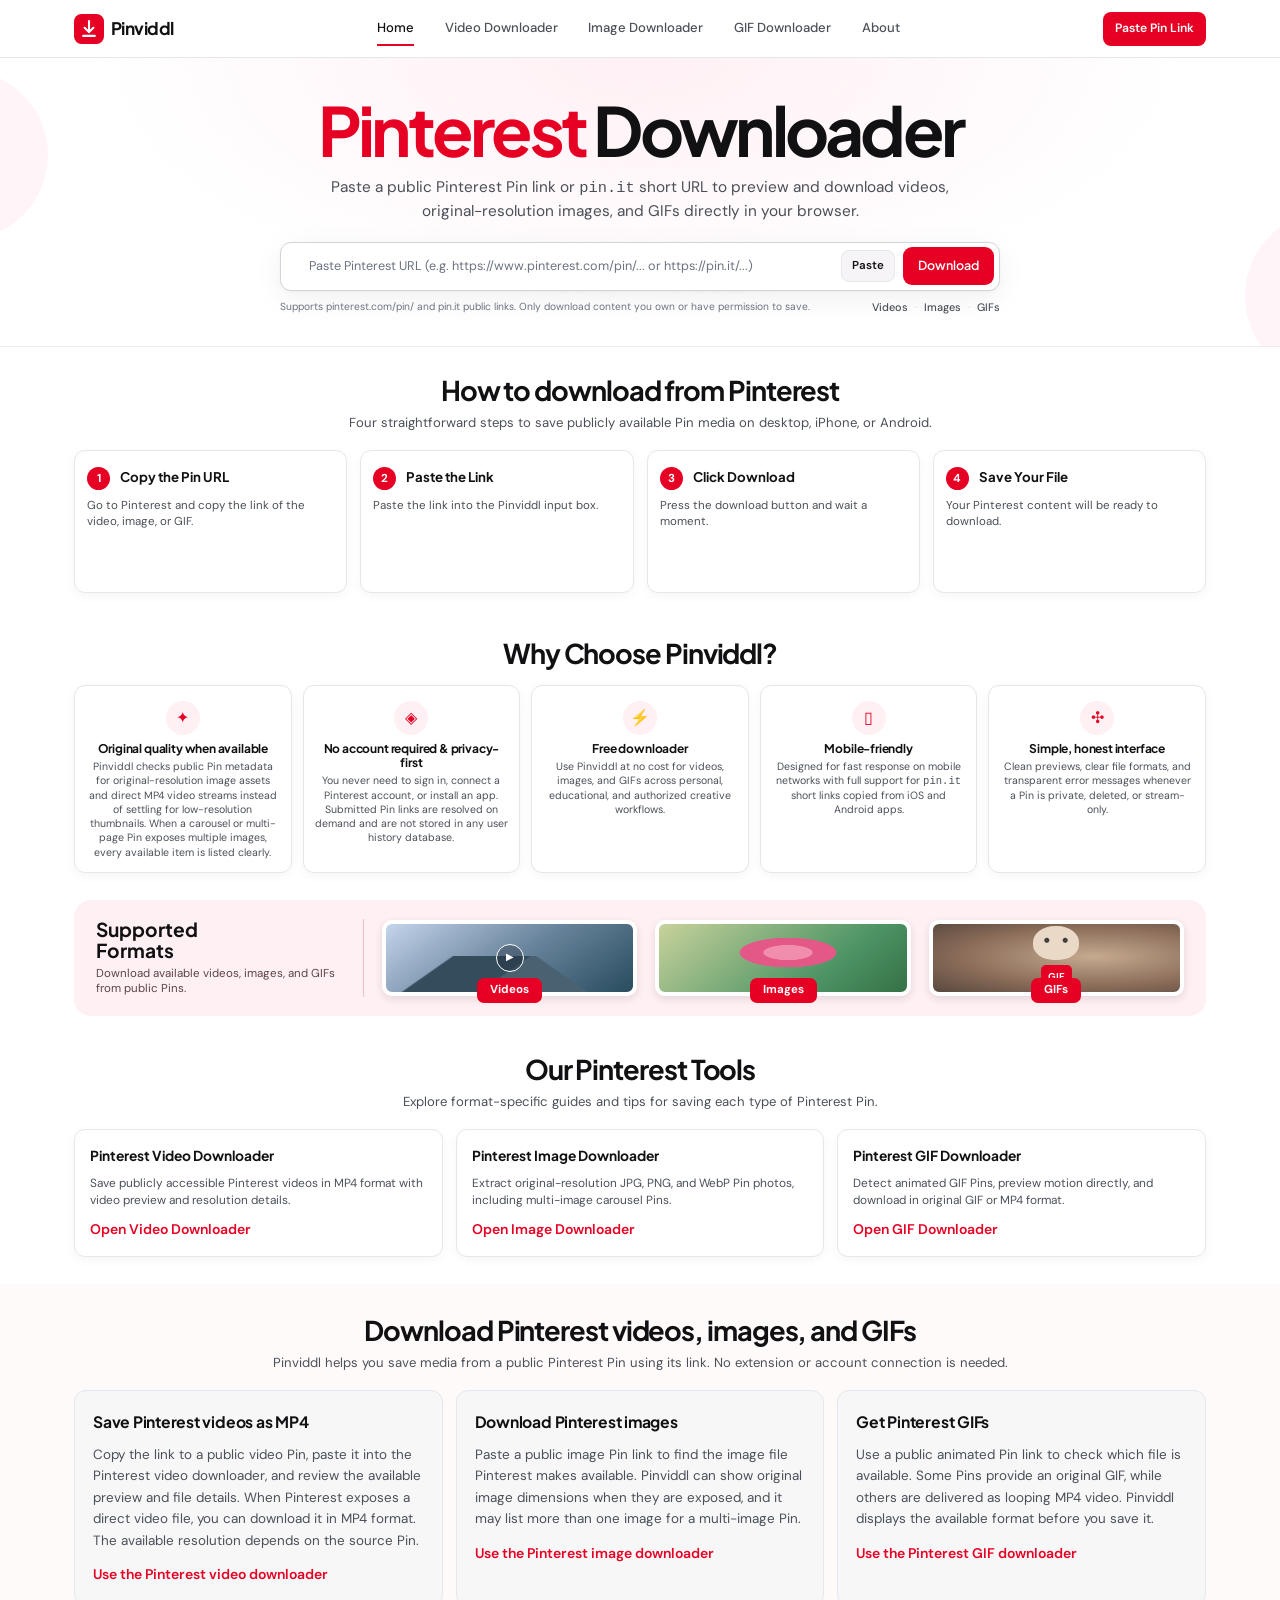
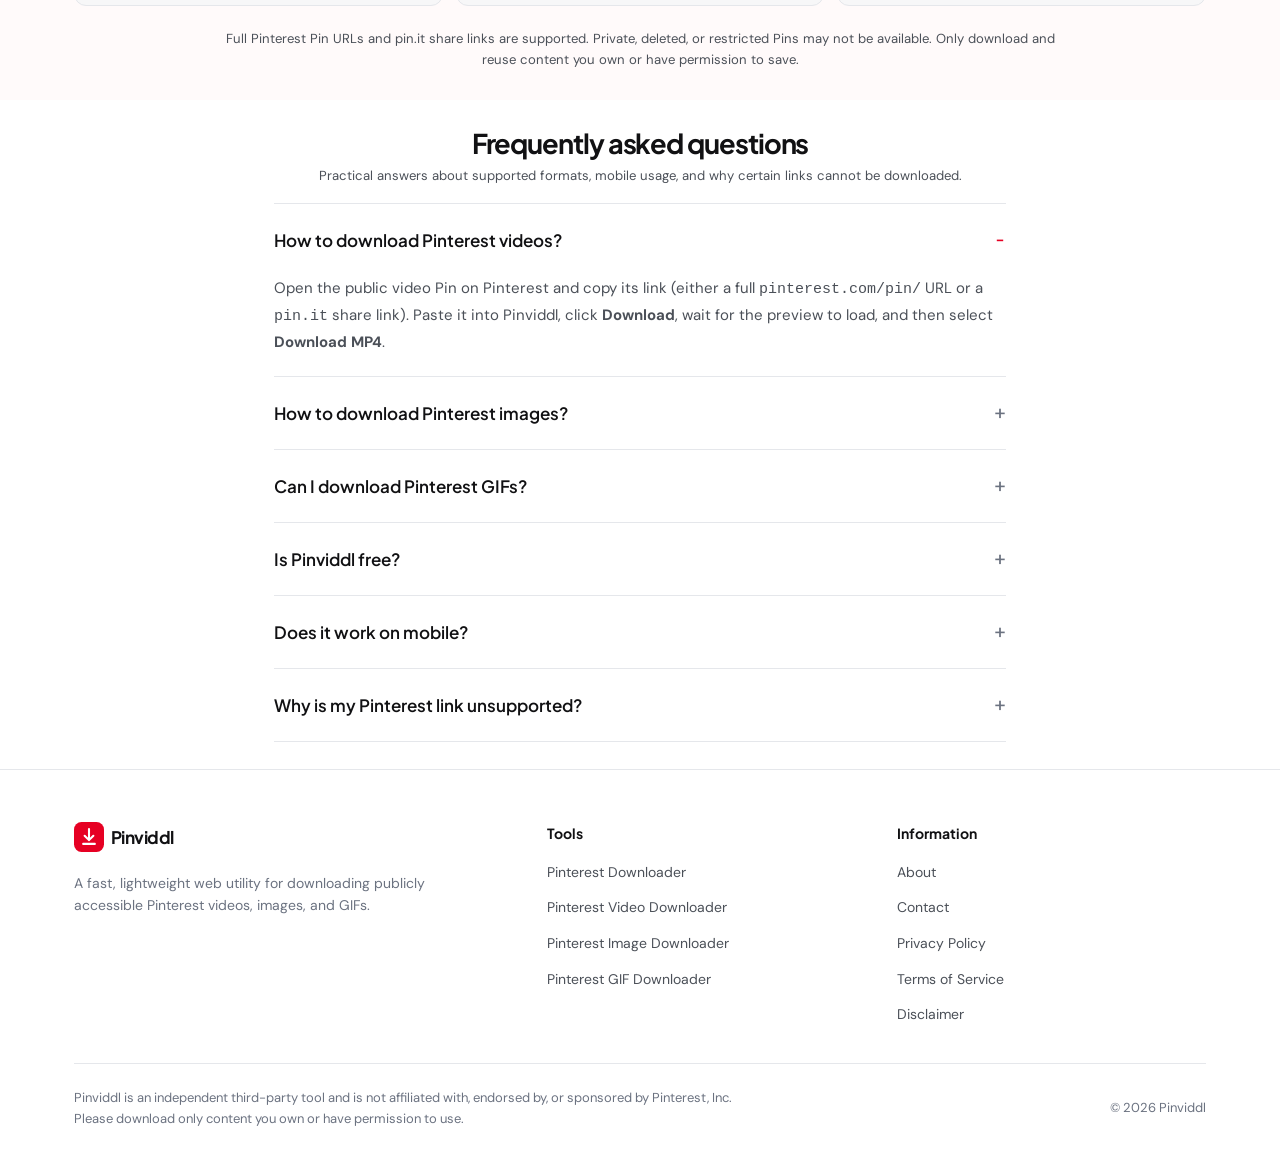
<file: index.html>
<!doctype html>
<html lang="en">
  <head>
    <meta charset="UTF-8" />
    <meta name="viewport" content="width=device-width, initial-scale=1.0" />
    <title>Pinterest Downloader: Videos, Images &amp; GIFs | Pinviddl</title>
    <meta
      name="description"
      content="Download public Pinterest videos, images, and GIFs online. Paste a Pin or pin.it link to preview available files on desktop or mobile."
    />
    <link rel="canonical" href="https://pinviddl.com/" />
    <meta name="robots" content="index, follow" />
    <meta name="theme-color" content="#E60023" />

    <!-- Open Graph -->
    <meta property="og:type" content="website" />
    <meta property="og:site_name" content="Pinviddl" />
    <meta property="og:url" content="https://pinviddl.com/" />
    <meta property="og:title" content="Pinterest Downloader: Videos, Images &amp; GIFs | Pinviddl" />
    <meta
      property="og:description"
      content="Download public Pinterest videos, images, and GIFs online. Paste a Pin or pin.it link to preview available files on desktop or mobile."
    />

    <!-- Twitter Card -->
    <meta name="twitter:card" content="summary" />
    <meta name="twitter:title" content="Pinterest Downloader: Videos, Images & GIFs | Pinviddl" />
    <meta
      name="twitter:description"
      content="Download public Pinterest videos, images, and GIFs online. Paste a Pin or pin.it link to preview available files on desktop or mobile."
    />

    <link rel="icon" type="image/svg+xml" href="/favicon.svg" />
    <link rel="preconnect" href="https://fonts.googleapis.com" />
    <link rel="preconnect" href="https://fonts.gstatic.com" crossorigin />
    <link
      href="https://fonts.googleapis.com/css2?family=DM+Sans:wght@400;500;600;700&family=JetBrains+Mono:wght@400;500;600&family=Plus+Jakarta+Sans:wght@600;700&display=swap"
      rel="stylesheet"
    />
    <link rel="stylesheet" href="/assets/css/style.css" />

    <!-- Structured Data: WebSite, Organization, SoftwareApplication, FAQPage -->
    <script type="application/ld+json">
      {
        "@context": "https://schema.org",
        "@graph": [
          {
            "@type": "Organization",
            "@id": "https://pinviddl.com/#organization",
            "name": "Pinviddl",
            "url": "https://pinviddl.com/",
            "logo": "https://pinviddl.com/assets/images/logo.svg"
          },
          {
            "@type": "WebSite",
            "@id": "https://pinviddl.com/#website",
            "url": "https://pinviddl.com/",
            "name": "Pinviddl",
            "publisher": { "@id": "https://pinviddl.com/#organization" },
            "inLanguage": "en"
          },
          {
            "@type": "SoftwareApplication",
            "name": "Pinviddl Pinterest Downloader",
            "applicationCategory": "MultimediaApplication",
            "operatingSystem": "All",
            "url": "https://pinviddl.com/",
            "description": "Web-based utility to inspect and download publicly accessible Pinterest videos, images, and GIFs from Pin URLs.",
            "offers": {
              "@type": "Offer",
              "price": "0",
              "priceCurrency": "USD"
            }
          },
          {
            "@type": "FAQPage",
            "mainEntity": [
              {
                "@type": "Question",
                "name": "How to download Pinterest videos?",
                "acceptedAnswer": {
                  "@type": "Answer",
                  "text": "Open the public video Pin on Pinterest, copy its URL or pin.it share link, paste it into the Pinviddl input box, select Download, preview the video, and click Download MP4."
                }
              },
              {
                "@type": "Question",
                "name": "How to download Pinterest images?",
                "acceptedAnswer": {
                  "@type": "Answer",
                  "text": "Copy the URL of any public Pinterest image Pin, paste it into Pinviddl, and click Download. Pinviddl checks for the original-resolution image rather than a cropped thumbnail."
                }
              },
              {
                "@type": "Question",
                "name": "Can I download Pinterest GIFs?",
                "acceptedAnswer": {
                  "@type": "Answer",
                  "text": "Yes, whenever a public Pin exposes an original GIF file, Pinviddl detects it and provides a direct GIF download. If Pinterest converted an animated Pin to a looping MP4, Pinviddl makes the MP4 available instead."
                }
              },
              {
                "@type": "Question",
                "name": "Is Pinviddl free?",
                "acceptedAnswer": {
                  "@type": "Answer",
                  "text": "Yes. Pinviddl is free to use in your web browser without registration, subscriptions, or software installations."
                }
              },
              {
                "@type": "Question",
                "name": "Does it work on mobile?",
                "acceptedAnswer": {
                  "@type": "Answer",
                  "text": "Yes. Pinviddl works on iOS Safari, Android Chrome, and desktop browsers. You can paste pin.it links copied directly from the Pinterest mobile app."
                }
              },
              {
                "@type": "Question",
                "name": "Why is my Pinterest link unsupported?",
                "acceptedAnswer": {
                  "@type": "Answer",
                  "text": "Links may be unsupported if the Pin is on a secret or private board, has been removed, points to a profile or board instead of a single Pin, or only streams via adaptive HLS without a direct downloadable file."
                }
              }
            ]
          }
        ]
      }
    </script>
  </head>
    <body class="home-page">
    <a class="skip-link" href="#main-content">Skip to main content</a>

    <header class="site-header">
      <div class="container header-inner">
        <a href="/" class="brand-link" aria-label="Pinviddl Home">
          <img src="/assets/images/logo.svg" alt="" width="30" height="30" />
          <span>Pinviddl</span>
        </a>

        <nav class="primary-nav" aria-label="Primary navigation">
          <a href="/" class="nav-link" aria-current="page">Home</a>
          <a href="/pinterest-video-downloader/" class="nav-link">Video Downloader</a>
          <a href="/pinterest-image-downloader/" class="nav-link">Image Downloader</a>
          <a href="/pinterest-gif-downloader/" class="nav-link">GIF Downloader</a>
          <a href="/about/" class="nav-link">About</a>
        </nav>

        <div class="header-actions">
          <a href="#downloader" class="header-cta">Paste Pin Link</a>
          <button
            type="button"
            id="mobile-menu-toggle"
            class="mobile-menu-btn"
            aria-label="Toggle navigation menu"
            aria-expanded="false"
            aria-controls="mobile-drawer"
          >
            <svg width="20" height="20" viewBox="0 0 24 24" fill="none" stroke="currentColor" stroke-width="2" aria-hidden="true">
              <line x1="4" y1="7" x2="20" y2="7" />
              <line x1="4" y1="12" x2="20" y2="12" />
              <line x1="4" y1="17" x2="20" y2="17" />
            </svg>
          </button>
        </div>
      </div>
    </header>

    <div id="mobile-drawer" class="mobile-drawer" aria-label="Mobile navigation">
      <ul class="mobile-nav-list">
        <li><a href="/" class="mobile-nav-link" aria-current="page">Home</a></li>
        <li><a href="/pinterest-video-downloader/" class="mobile-nav-link">Pinterest Video Downloader</a></li>
        <li><a href="/pinterest-image-downloader/" class="mobile-nav-link">Pinterest Image Downloader</a></li>
        <li><a href="/pinterest-gif-downloader/" class="mobile-nav-link">Pinterest GIF Downloader</a></li>
        <li><a href="/about/" class="mobile-nav-link">About</a></li>
        <li><a href="/contact/" class="mobile-nav-link">Contact</a></li>
      </ul>
    </div>

    <main id="main-content">
      <section class="hero-section" id="downloader">
        <div class="container">
          <div class="hero-content">
            <h1 class="hero-title"><span>Pinterest</span> Downloader</h1>
            <p class="hero-subtitle">
              Paste a public Pinterest Pin link or <code>pin.it</code> short URL to preview and download
              videos, original-resolution images, and GIFs directly in your browser.
            </p>

            <form id="downloader-form" class="downloader-form" novalidate>
              <label for="pin-url-input" class="sr-only">Pinterest Pin URL</label>
              <div class="input-shell">
                <div class="url-input-wrap">
                  <input
                    id="pin-url-input"
                    name="url"
                    type="url"
                    class="url-input"
                    placeholder="Paste Pinterest URL (e.g. https://www.pinterest.com/pin/... or https://pin.it/...)"
                    autocomplete="off"
                    spellcheck="false"
                    inputmode="url"
                    required
                  />
                </div>
                <div class="input-controls">
                  <button type="button" id="paste-btn" class="btn-secondary-inline" aria-label="Paste URL from clipboard">
                    Paste
                  </button>
                  <button type="button" id="clear-btn" class="btn-clear" hidden aria-label="Clear URL input">
                    Clear
                  </button>
                  <button type="submit" id="download-submit-btn" class="btn-primary">
                    Download
                  </button>
                </div>
              </div>

              <div class="form-meta-row">
                <p class="form-hint">Supports pinterest.com/pin/ and pin.it public links. Only download content you own or have permission to save.</p>
                <div class="tool-switcher" aria-label="Specialized downloaders">
                  <a href="/pinterest-video-downloader/">Videos</a>
                  <span class="meta-dot" aria-hidden="true">·</span>
                  <a href="/pinterest-image-downloader/">Images</a>
                  <span class="meta-dot" aria-hidden="true">·</span>
                  <a href="/pinterest-gif-downloader/">GIFs</a>
                </div>
              </div>
            </form>
          </div>

          <div id="result-section" class="result-section" aria-live="polite" hidden></div>
        </div>
      </section>

      <section class="section-band section-band--tinted" id="how-to-download">
        <div class="container">
          <div class="section-header">
            <h2 class="section-title">How to download from Pinterest</h2>
            <p class="section-lead">
              Four straightforward steps to save publicly available Pin media on desktop, iPhone, or Android.
            </p>
          </div>

          <ol class="steps-grid">
            <li class="step-card">
              <span class="step-index">1</span>
              <h3 class="step-title">Copy the Pin URL</h3>
              <p class="step-desc">
                Go to Pinterest and copy the link of the video, image, or GIF.
              </p>
            </li>
            <li class="step-card">
              <span class="step-index">2</span>
              <h3 class="step-title">Paste the Link</h3>
              <p class="step-desc">
                Paste the link into the Pinviddl input box.
              </p>
            </li>
            <li class="step-card">
              <span class="step-index">3</span>
              <h3 class="step-title">Click Download</h3>
              <p class="step-desc">
                Press the download button and wait a moment.
              </p>
            </li>
            <li class="step-card">
              <span class="step-index">4</span>
              <h3 class="step-title">Save Your File</h3>
              <p class="step-desc">
                Your Pinterest content will be ready to download.
              </p>
            </li>
          </ol>
        </div>
      </section>

      <section class="section-band home-benefits" id="features">
        <div class="container">
          <div class="section-header">
            <h2 class="section-title">Why Choose Pinviddl?</h2>
          </div>

          <div class="features-bento">
            <article class="feature-item">
              <h3 class="feature-title">Original quality when available</h3>
              <p class="feature-desc">
                Pinviddl checks public Pin metadata for original-resolution image assets and direct MP4 video streams instead of settling for low-resolution thumbnails. When a carousel or multi-page Pin exposes multiple images, every available item is listed clearly.
              </p>
            </article>

            <article class="feature-item">
              <h3 class="feature-title">No account required &amp; privacy-first</h3>
              <p class="feature-desc">
                You never need to sign in, connect a Pinterest account, or install an app. Submitted Pin links are resolved on demand and are not stored in any user history database.
              </p>
            </article>

            <article class="feature-item">
              <h3 class="feature-title">Free downloader</h3>
              <p class="feature-desc">
                Use Pinviddl at no cost for videos, images, and GIFs across personal, educational, and authorized creative workflows.
              </p>
            </article>

            <article class="feature-item">
              <h3 class="feature-title">Mobile-friendly</h3>
              <p class="feature-desc">
                Designed for fast response on mobile networks with full support for <code>pin.it</code> short links copied from iOS and Android apps.
              </p>
            </article>

            <article class="feature-item">
              <h3 class="feature-title">Simple, honest interface</h3>
              <p class="feature-desc">
                Clean previews, clear file formats, and transparent error messages whenever a Pin is private, deleted, or stream-only.
              </p>
            </article>
          </div>
        </div>
      </section>

      <section class="format-band" aria-label="Supported Pinterest formats">
        <div class="format-copy">
          <h2>Supported<br />Formats</h2>
          <p>Download available videos, images, and GIFs from public Pins.</p>
        </div>
        <a href="/pinterest-video-downloader/" class="format-card format-video"><span class="format-play" aria-hidden="true">▶</span><b>Videos</b></a>
        <a href="/pinterest-image-downloader/" class="format-card format-image"><b>Images</b></a>
        <a href="/pinterest-gif-downloader/" class="format-card format-gif"><span class="format-gif-mark">GIF</span><b>GIFs</b></a>
      </section>

      <section class="section-band section-band--tinted" aria-labelledby="tools-heading">
        <div class="container">
          <div class="section-header">
            <h2 class="section-title" id="tools-heading">Our Pinterest Tools</h2>
            <p class="section-lead">
              Explore format-specific guides and tips for saving each type of Pinterest Pin.
            </p>
          </div>

          <div class="tools-grid">
            <a href="/pinterest-video-downloader/" class="tool-link-card">
              <div>
                <h3 class="tool-link-title">Pinterest Video Downloader</h3>
                <p class="tool-link-desc">
                  Save publicly accessible Pinterest videos in MP4 format with video preview and resolution details.
                </p>
              </div>
              <span class="tool-link-cta">Open Video Downloader</span>
            </a>

            <a href="/pinterest-image-downloader/" class="tool-link-card">
              <div>
                <h3 class="tool-link-title">Pinterest Image Downloader</h3>
                <p class="tool-link-desc">
                  Extract original-resolution JPG, PNG, and WebP Pin photos, including multi-image carousel Pins.
                </p>
              </div>
              <span class="tool-link-cta">Open Image Downloader</span>
            </a>

            <a href="/pinterest-gif-downloader/" class="tool-link-card">
              <div>
                <h3 class="tool-link-title">Pinterest GIF Downloader</h3>
                <p class="tool-link-desc">
                  Detect animated GIF Pins, preview motion directly, and download in original GIF or MP4 format.
                </p>
              </div>
              <span class="tool-link-cta">Open GIF Downloader</span>
            </a>
          </div>
        </div>
      </section>

      <section class="section-band" id="pinterest-download-guide">
        <div class="container">
          <div class="section-header">
            <h2 class="section-title">Download Pinterest videos, images, and GIFs</h2>
            <p class="section-lead">
              Pinviddl helps you save media from a public Pinterest Pin using its link. No extension or account connection is needed.
            </p>
          </div>
          <div class="features-bento">
            <article class="feature-item">
              <h3 class="feature-title">Save Pinterest videos as MP4</h3>
              <p class="feature-desc">
                Copy the link to a public video Pin, paste it into the Pinterest video downloader, and review the available preview and file details. When Pinterest exposes a direct video file, you can download it in MP4 format. The available resolution depends on the source Pin.
              </p>
              <a class="tool-link-cta" href="/pinterest-video-downloader/">Use the Pinterest video downloader</a>
            </article>
            <article class="feature-item">
              <h3 class="feature-title">Download Pinterest images</h3>
              <p class="feature-desc">
                Paste a public image Pin link to find the image file Pinterest makes available. Pinviddl can show original image dimensions when they are exposed, and it may list more than one image for a multi-image Pin.
              </p>
              <a class="tool-link-cta" href="/pinterest-image-downloader/">Use the Pinterest image downloader</a>
            </article>
            <article class="feature-item">
              <h3 class="feature-title">Get Pinterest GIFs</h3>
              <p class="feature-desc">
                Use a public animated Pin link to check which file is available. Some Pins provide an original GIF, while others are delivered as looping MP4 video. Pinviddl displays the available format before you save it.
              </p>
              <a class="tool-link-cta" href="/pinterest-gif-downloader/">Use the Pinterest GIF downloader</a>
            </article>
          </div>
          <p class="section-lead" style="max-width: 850px; margin: 22px auto 0; text-align: center;">
            Full Pinterest Pin URLs and pin.it share links are supported. Private, deleted, or restricted Pins may not be available. Only download and reuse content you own or have permission to save.
          </p>
        </div>
      </section>

      <section class="section-band" id="faq">
        <div class="container-narrow">
          <div class="section-header">
            <h2 class="section-title">Frequently asked questions</h2>
            <p class="section-lead">
              Practical answers about supported formats, mobile usage, and why certain links cannot be downloaded.
            </p>
          </div>

          <div class="faq-list">
            <details class="faq-item" open>
              <summary class="faq-question">How to download Pinterest videos?</summary>
              <div class="faq-answer">
                <p>
                  Open the public video Pin on Pinterest and copy its link (either a full <code>pinterest.com/pin/</code> URL or a <code>pin.it</code> share link). Paste it into Pinviddl, click <strong>Download</strong>, wait for the preview to load, and then select <strong>Download MP4</strong>.
                </p>
              </div>
            </details>

            <details class="faq-item">
              <summary class="faq-question">How to download Pinterest images?</summary>
              <div class="faq-answer">
                <p>
                  Copy the Pin link for any public image on Pinterest and paste it into the input box above. Pinviddl looks up the original image source whenever Pinterest exposes it, shows the image dimensions and format, and lets you save the file directly.
                </p>
              </div>
            </details>

            <details class="faq-item">
              <summary class="faq-question">Can I download Pinterest GIFs?</summary>
              <div class="faq-answer">
                <p>
                  Yes. When a Pin serves an original animated <code>.gif</code> file, Pinviddl detects it as a GIF and lets you download it in GIF format. Some animated Pins on Pinterest are re-encoded by Pinterest as looping MP4 videos; in those cases, Pinviddl provides the MP4 download.
                </p>
              </div>
            </details>

            <details class="faq-item">
              <summary class="faq-question">Is Pinviddl free?</summary>
              <div class="faq-answer">
                <p>
                  Yes, Pinviddl is completely free to use with no sign-up, subscription, or watermark added to your downloads.
                </p>
              </div>
            </details>

            <details class="faq-item">
              <summary class="faq-question">Does it work on mobile?</summary>
              <div class="faq-answer">
                <p>
                  Yes. Pinviddl runs in mobile web browsers on iPhone (Safari), Android (Chrome, Firefox, Edge), and tablets. In the Pinterest mobile app, tap Share, choose Copy Link, and paste that <code>pin.it</code> URL into Pinviddl.
                </p>
              </div>
            </details>

            <details class="faq-item">
              <summary class="faq-question">Why is my Pinterest link unsupported?</summary>
              <div class="faq-answer">
                <p>
                  Pinviddl only accesses publicly exposed Pin metadata and does not bypass login screens or privacy settings. A link may be unsupported if the Pin belongs to a private or secret board, has been deleted, points to a user profile or board rather than an individual Pin, or is only delivered as a segmented HLS stream without a direct MP4 file.
                </p>
              </div>
            </details>
          </div>
        </div>
      </section>
    </main>

    <footer class="site-footer">
      <div class="container">
        <div class="footer-top">
          <div>
            <a href="/" class="brand-link">
              <img src="/assets/images/logo.svg" alt="" width="28" height="28" loading="lazy" />
              <span>Pinviddl</span>
            </a>
            <p class="footer-brand-desc">
              A fast, lightweight web utility for downloading publicly accessible Pinterest videos, images, and GIFs.
            </p>
          </div>

          <div>
            <h2 class="footer-col-title">Tools</h2>
            <ul class="footer-links">
              <li><a href="/">Pinterest Downloader</a></li>
              <li><a href="/pinterest-video-downloader/">Pinterest Video Downloader</a></li>
              <li><a href="/pinterest-image-downloader/">Pinterest Image Downloader</a></li>
              <li><a href="/pinterest-gif-downloader/">Pinterest GIF Downloader</a></li>
            </ul>
          </div>

          <div>
            <h2 class="footer-col-title">Information</h2>
            <ul class="footer-links">
              <li><a href="/about/">About</a></li>
              <li><a href="/contact/">Contact</a></li>
              <li><a href="/privacy-policy/">Privacy Policy</a></li>
              <li><a href="/terms/">Terms of Service</a></li>
              <li><a href="/disclaimer/">Disclaimer</a></li>
            </ul>
          </div>
        </div>

        <div class="footer-bottom">
          <p class="footer-disclaimer">
            Pinviddl is an independent third-party tool and is not affiliated with, endorsed by, or sponsored by Pinterest, Inc. Please download only content you own or have permission to use.
          </p>
          <span>© 2026 Pinviddl</span>
        </div>
      </div>
    </footer>

    <script src="/assets/js/config.js" defer></script>
    <script src="/assets/js/app.js" defer></script>
  </body>
</html>
</file>
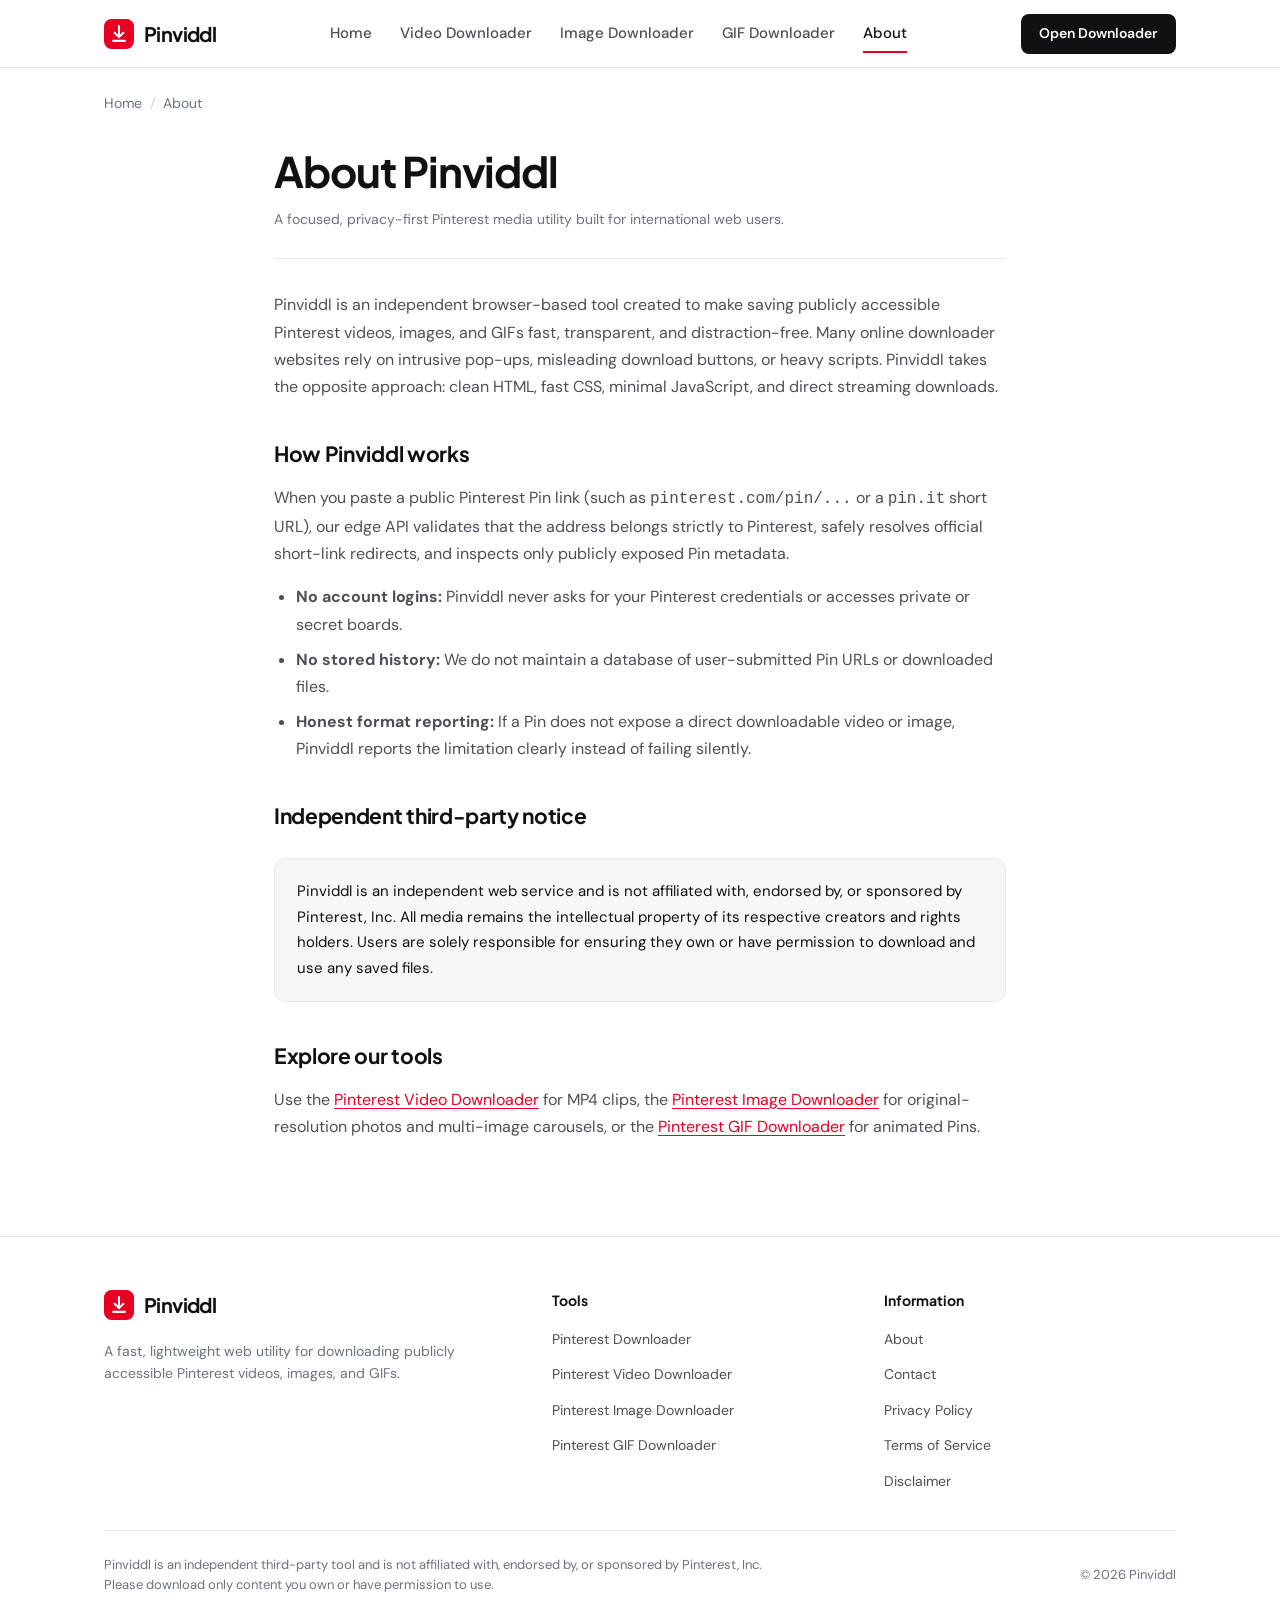
<file: about/index.html>
<!doctype html>
<html lang="en">
  <head>
    <meta charset="UTF-8" />
    <meta name="viewport" content="width=device-width, initial-scale=1.0" />
    <title>About Pinviddl — Independent Pinterest Media Downloader</title>
    <meta
      name="description"
      content="Learn how Pinviddl works, why it was built on lightweight HTML and Cloudflare edge infrastructure, and our commitment to user privacy and copyright respect."
    />
    <link rel="canonical" href="https://pinviddl.com/about/" />
    <meta name="robots" content="index, follow" />
    <meta name="theme-color" content="#E60023" />

    <meta property="og:type" content="website" />
    <meta property="og:site_name" content="Pinviddl" />
    <meta property="og:url" content="https://pinviddl.com/about/" />
    <meta property="og:title" content="About Pinviddl — Independent Pinterest Media Downloader" />
    <meta
      property="og:description"
      content="How Pinviddl safely resolves publicly accessible Pinterest videos, images, and GIFs without accounts or tracking."
    />

    <meta name="twitter:card" content="summary" />
    <meta name="twitter:title" content="About Pinviddl" />
    <meta name="twitter:description" content="A fast, privacy-focused utility for downloading publicly accessible Pinterest media." />

    <link rel="icon" type="image/svg+xml" href="/favicon.svg" />
    <link rel="preconnect" href="https://fonts.googleapis.com" />
    <link rel="preconnect" href="https://fonts.gstatic.com" crossorigin />
    <link
      href="https://fonts.googleapis.com/css2?family=DM+Sans:wght@400;500;600;700&family=JetBrains+Mono:wght@400;500;600&family=Plus+Jakarta+Sans:wght@600;700&display=swap"
      rel="stylesheet"
    />
    <link rel="stylesheet" href="/assets/css/style.css" />

    <script type="application/ld+json">
      {
        "@context": "https://schema.org",
        "@type": "BreadcrumbList",
        "itemListElement": [
          { "@type": "ListItem", "position": 1, "name": "Home", "item": "https://pinviddl.com/" },
          { "@type": "ListItem", "position": 2, "name": "About", "item": "https://pinviddl.com/about/" }
        ]
      }
    </script>
  </head>
  <body>
    <a class="skip-link" href="#main-content">Skip to main content</a>

    <header class="site-header">
      <div class="container header-inner">
        <a href="/" class="brand-link" aria-label="Pinviddl Home">
          <img src="/assets/images/logo.svg" alt="" width="30" height="30" />
          <span>Pinviddl</span>
        </a>
        <nav class="primary-nav" aria-label="Primary navigation">
          <a href="/" class="nav-link">Home</a>
          <a href="/pinterest-video-downloader/" class="nav-link">Video Downloader</a>
          <a href="/pinterest-image-downloader/" class="nav-link">Image Downloader</a>
          <a href="/pinterest-gif-downloader/" class="nav-link">GIF Downloader</a>
          <a href="/about/" class="nav-link" aria-current="page">About</a>
        </nav>
        <div class="header-actions">
          <a href="/" class="header-cta">Open Downloader</a>
          <button type="button" id="mobile-menu-toggle" class="mobile-menu-btn" aria-label="Toggle navigation menu" aria-expanded="false" aria-controls="mobile-drawer">
            <svg width="20" height="20" viewBox="0 0 24 24" fill="none" stroke="currentColor" stroke-width="2" aria-hidden="true">
              <line x1="4" y1="7" x2="20" y2="7" />
              <line x1="4" y1="12" x2="20" y2="12" />
              <line x1="4" y1="17" x2="20" y2="17" />
            </svg>
          </button>
        </div>
      </div>
    </header>

    <div id="mobile-drawer" class="mobile-drawer" aria-label="Mobile navigation">
      <ul class="mobile-nav-list">
        <li><a href="/" class="mobile-nav-link">Home</a></li>
        <li><a href="/pinterest-video-downloader/" class="mobile-nav-link">Pinterest Video Downloader</a></li>
        <li><a href="/pinterest-image-downloader/" class="mobile-nav-link">Pinterest Image Downloader</a></li>
        <li><a href="/pinterest-gif-downloader/" class="mobile-nav-link">Pinterest GIF Downloader</a></li>
        <li><a href="/about/" class="mobile-nav-link" aria-current="page">About</a></li>
        <li><a href="/contact/" class="mobile-nav-link">Contact</a></li>
      </ul>
    </div>

    <main id="main-content">
      <nav class="breadcrumb-bar" aria-label="Breadcrumb">
        <div class="container">
          <ol class="breadcrumb-list">
            <li><a href="/">Home</a></li>
            <li class="breadcrumb-sep" aria-hidden="true">/</li>
            <li aria-current="page">About</li>
          </ol>
        </div>
      </nav>

      <article class="prose-page">
        <div class="container-narrow">
          <header class="prose-header">
            <h1 class="prose-title">About Pinviddl</h1>
            <p class="prose-meta">A focused, privacy-first Pinterest media utility built for international web users.</p>
          </header>

          <div class="prose-body">
            <p>
              Pinviddl is an independent browser-based tool created to make saving publicly accessible Pinterest videos, images, and GIFs fast, transparent, and distraction-free. Many online downloader websites rely on intrusive pop-ups, misleading download buttons, or heavy scripts. Pinviddl takes the opposite approach: clean HTML, fast CSS, minimal JavaScript, and direct streaming downloads.
            </p>

            <h2>How Pinviddl works</h2>
            <p>
              When you paste a public Pinterest Pin link (such as <code>pinterest.com/pin/...</code> or a <code>pin.it</code> short URL), our edge API validates that the address belongs strictly to Pinterest, safely resolves official short-link redirects, and inspects only publicly exposed Pin metadata.
            </p>
            <ul>
              <li><strong>No account logins:</strong> Pinviddl never asks for your Pinterest credentials or accesses private or secret boards.</li>
              <li><strong>No stored history:</strong> We do not maintain a database of user-submitted Pin URLs or downloaded files.</li>
              <li><strong>Honest format reporting:</strong> If a Pin does not expose a direct downloadable video or image, Pinviddl reports the limitation clearly instead of failing silently.</li>
            </ul>

            <h2>Independent third-party notice</h2>
            <div class="prose-callout">
              Pinviddl is an independent web service and is not affiliated with, endorsed by, or sponsored by Pinterest, Inc. All media remains the intellectual property of its respective creators and rights holders. Users are solely responsible for ensuring they own or have permission to download and use any saved files.
            </div>

            <h2>Explore our tools</h2>
            <p>
              Use the <a href="/pinterest-video-downloader/">Pinterest Video Downloader</a> for MP4 clips, the <a href="/pinterest-image-downloader/">Pinterest Image Downloader</a> for original-resolution photos and multi-image carousels, or the <a href="/pinterest-gif-downloader/">Pinterest GIF Downloader</a> for animated Pins.
            </p>
          </div>
        </div>
      </article>
    </main>

    <footer class="site-footer">
      <div class="container">
        <div class="footer-top">
          <div>
            <a href="/" class="brand-link">
              <img src="/assets/images/logo.svg" alt="" width="28" height="28" loading="lazy" />
              <span>Pinviddl</span>
            </a>
            <p class="footer-brand-desc">A fast, lightweight web utility for downloading publicly accessible Pinterest videos, images, and GIFs.</p>
          </div>
          <div>
            <h2 class="footer-col-title">Tools</h2>
            <ul class="footer-links">
              <li><a href="/">Pinterest Downloader</a></li>
              <li><a href="/pinterest-video-downloader/">Pinterest Video Downloader</a></li>
              <li><a href="/pinterest-image-downloader/">Pinterest Image Downloader</a></li>
              <li><a href="/pinterest-gif-downloader/">Pinterest GIF Downloader</a></li>
            </ul>
          </div>
          <div>
            <h2 class="footer-col-title">Information</h2>
            <ul class="footer-links">
              <li><a href="/about/">About</a></li>
              <li><a href="/contact/">Contact</a></li>
              <li><a href="/privacy-policy/">Privacy Policy</a></li>
              <li><a href="/terms/">Terms of Service</a></li>
              <li><a href="/disclaimer/">Disclaimer</a></li>
            </ul>
          </div>
        </div>
        <div class="footer-bottom">
          <p class="footer-disclaimer">Pinviddl is an independent third-party tool and is not affiliated with, endorsed by, or sponsored by Pinterest, Inc. Please download only content you own or have permission to use.</p>
          <span>© 2026 Pinviddl</span>
        </div>
      </div>
    </footer>

    <script src="/assets/js/config.js" defer></script>
    <script src="/assets/js/app.js" defer></script>
  </body>
</html>
</file>
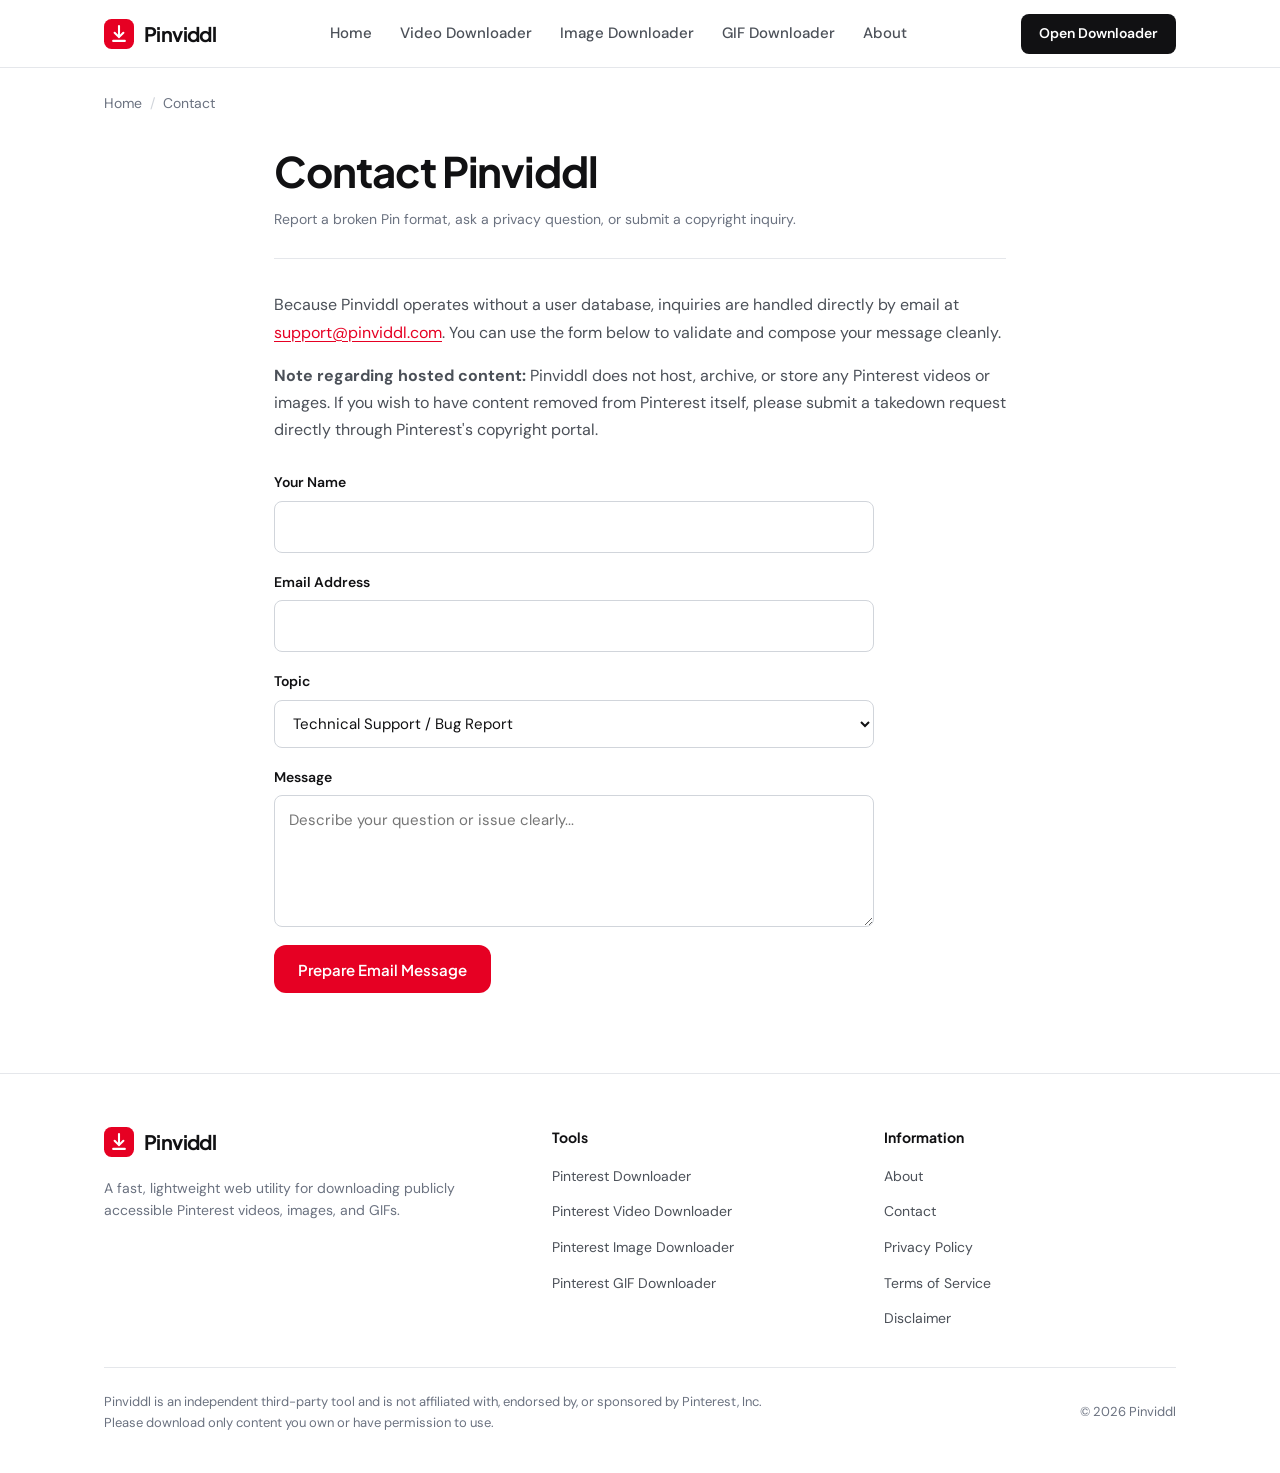
<file: contact/index.html>
<!doctype html>
<html lang="en">
  <head>
    <meta charset="UTF-8" />
    <meta name="viewport" content="width=device-width, initial-scale=1.0" />
    <title>Contact Pinviddl — Support &amp; Copyright Inquiries</title>
    <meta
      name="description"
      content="Contact the Pinviddl team for technical bug reports, accessibility feedback, privacy questions, or intellectual property inquiries."
    />
    <link rel="canonical" href="https://pinviddl.com/contact/" />
    <meta name="robots" content="index, follow" />
    <meta name="theme-color" content="#E60023" />

    <meta property="og:type" content="website" />
    <meta property="og:site_name" content="Pinviddl" />
    <meta property="og:url" content="https://pinviddl.com/contact/" />
    <meta property="og:title" content="Contact Pinviddl — Support &amp; Copyright Inquiries" />
    <meta property="og:description" content="Get in touch regarding technical issues, privacy questions, or copyright concerns." />

    <meta name="twitter:card" content="summary" />
    <meta name="twitter:title" content="Contact Pinviddl" />
    <meta name="twitter:description" content="Reach Pinviddl for support or copyright inquiries." />

    <link rel="icon" type="image/svg+xml" href="/favicon.svg" />
    <link rel="preconnect" href="https://fonts.googleapis.com" />
    <link rel="preconnect" href="https://fonts.gstatic.com" crossorigin />
    <link
      href="https://fonts.googleapis.com/css2?family=DM+Sans:wght@400;500;600;700&family=JetBrains+Mono:wght@400;500;600&family=Plus+Jakarta+Sans:wght@600;700&display=swap"
      rel="stylesheet"
    />
    <link rel="stylesheet" href="/assets/css/style.css" />

    <script type="application/ld+json">
      {
        "@context": "https://schema.org",
        "@type": "BreadcrumbList",
        "itemListElement": [
          { "@type": "ListItem", "position": 1, "name": "Home", "item": "https://pinviddl.com/" },
          { "@type": "ListItem", "position": 2, "name": "Contact", "item": "https://pinviddl.com/contact/" }
        ]
      }
    </script>
  </head>
  <body>
    <a class="skip-link" href="#main-content">Skip to main content</a>

    <header class="site-header">
      <div class="container header-inner">
        <a href="/" class="brand-link" aria-label="Pinviddl Home">
          <img src="/assets/images/logo.svg" alt="" width="30" height="30" />
          <span>Pinviddl</span>
        </a>
        <nav class="primary-nav" aria-label="Primary navigation">
          <a href="/" class="nav-link">Home</a>
          <a href="/pinterest-video-downloader/" class="nav-link">Video Downloader</a>
          <a href="/pinterest-image-downloader/" class="nav-link">Image Downloader</a>
          <a href="/pinterest-gif-downloader/" class="nav-link">GIF Downloader</a>
          <a href="/about/" class="nav-link">About</a>
        </nav>
        <div class="header-actions">
          <a href="/" class="header-cta">Open Downloader</a>
          <button type="button" id="mobile-menu-toggle" class="mobile-menu-btn" aria-label="Toggle navigation menu" aria-expanded="false" aria-controls="mobile-drawer">
            <svg width="20" height="20" viewBox="0 0 24 24" fill="none" stroke="currentColor" stroke-width="2" aria-hidden="true">
              <line x1="4" y1="7" x2="20" y2="7" />
              <line x1="4" y1="12" x2="20" y2="12" />
              <line x1="4" y1="17" x2="20" y2="17" />
            </svg>
          </button>
        </div>
      </div>
    </header>

    <div id="mobile-drawer" class="mobile-drawer" aria-label="Mobile navigation">
      <ul class="mobile-nav-list">
        <li><a href="/" class="mobile-nav-link">Home</a></li>
        <li><a href="/pinterest-video-downloader/" class="mobile-nav-link">Pinterest Video Downloader</a></li>
        <li><a href="/pinterest-image-downloader/" class="mobile-nav-link">Pinterest Image Downloader</a></li>
        <li><a href="/pinterest-gif-downloader/" class="mobile-nav-link">Pinterest GIF Downloader</a></li>
        <li><a href="/about/" class="mobile-nav-link">About</a></li>
        <li><a href="/contact/" class="mobile-nav-link" aria-current="page">Contact</a></li>
      </ul>
    </div>

    <main id="main-content">
      <nav class="breadcrumb-bar" aria-label="Breadcrumb">
        <div class="container">
          <ol class="breadcrumb-list">
            <li><a href="/">Home</a></li>
            <li class="breadcrumb-sep" aria-hidden="true">/</li>
            <li aria-current="page">Contact</li>
          </ol>
        </div>
      </nav>

      <article class="prose-page">
        <div class="container-narrow">
          <header class="prose-header">
            <h1 class="prose-title">Contact Pinviddl</h1>
            <p class="prose-meta">Report a broken Pin format, ask a privacy question, or submit a copyright inquiry.</p>
          </header>

          <div class="prose-body">
            <p>
              Because Pinviddl operates without a user database, inquiries are handled directly by email at <a href="mailto:support@pinviddl.com">support@pinviddl.com</a>. You can use the form below to validate and compose your message cleanly.
            </p>
            <p>
              <strong>Note regarding hosted content:</strong> Pinviddl does not host, archive, or store any Pinterest videos or images. If you wish to have content removed from Pinterest itself, please submit a takedown request directly through Pinterest's copyright portal.
            </p>

            <form id="contact-form" class="contact-form" novalidate>
              <div class="form-field">
                <label class="form-label" for="contact-name">Your Name</label>
                <input id="contact-name" name="name" type="text" class="form-input" autocomplete="name" required />
              </div>

              <div class="form-field">
                <label class="form-label" for="contact-email">Email Address</label>
                <input id="contact-email" name="email" type="email" class="form-input" autocomplete="email" required />
              </div>

              <div class="form-field">
                <label class="form-label" for="contact-topic">Topic</label>
                <select id="contact-topic" name="topic" class="form-select">
                  <option value="Technical Support">Technical Support / Bug Report</option>
                  <option value="Copyright / Legal">Copyright or Legal Inquiry</option>
                  <option value="Privacy Request">Privacy Question</option>
                  <option value="General Feedback">General Feedback</option>
                </select>
              </div>

              <div class="form-field">
                <label class="form-label" for="contact-message">Message</label>
                <textarea id="contact-message" name="message" class="form-textarea" placeholder="Describe your question or issue clearly..." required></textarea>
              </div>

              <div>
                <button type="submit" class="btn-primary">Prepare Email Message</button>
              </div>

              <div id="contact-form-status" class="form-status" role="status" aria-live="polite" hidden></div>
            </form>
          </div>
        </div>
      </article>
    </main>

    <footer class="site-footer">
      <div class="container">
        <div class="footer-top">
          <div>
            <a href="/" class="brand-link">
              <img src="/assets/images/logo.svg" alt="" width="28" height="28" loading="lazy" />
              <span>Pinviddl</span>
            </a>
            <p class="footer-brand-desc">A fast, lightweight web utility for downloading publicly accessible Pinterest videos, images, and GIFs.</p>
          </div>
          <div>
            <h2 class="footer-col-title">Tools</h2>
            <ul class="footer-links">
              <li><a href="/">Pinterest Downloader</a></li>
              <li><a href="/pinterest-video-downloader/">Pinterest Video Downloader</a></li>
              <li><a href="/pinterest-image-downloader/">Pinterest Image Downloader</a></li>
              <li><a href="/pinterest-gif-downloader/">Pinterest GIF Downloader</a></li>
            </ul>
          </div>
          <div>
            <h2 class="footer-col-title">Information</h2>
            <ul class="footer-links">
              <li><a href="/about/">About</a></li>
              <li><a href="/contact/">Contact</a></li>
              <li><a href="/privacy-policy/">Privacy Policy</a></li>
              <li><a href="/terms/">Terms of Service</a></li>
              <li><a href="/disclaimer/">Disclaimer</a></li>
            </ul>
          </div>
        </div>
        <div class="footer-bottom">
          <p class="footer-disclaimer">Pinviddl is an independent third-party tool and is not affiliated with, endorsed by, or sponsored by Pinterest, Inc. Please download only content you own or have permission to use.</p>
          <span>© 2026 Pinviddl</span>
        </div>
      </div>
    </footer>

    <script src="/assets/js/config.js" defer></script>
    <script src="/assets/js/app.js" defer></script>
  </body>
</html>
</file>
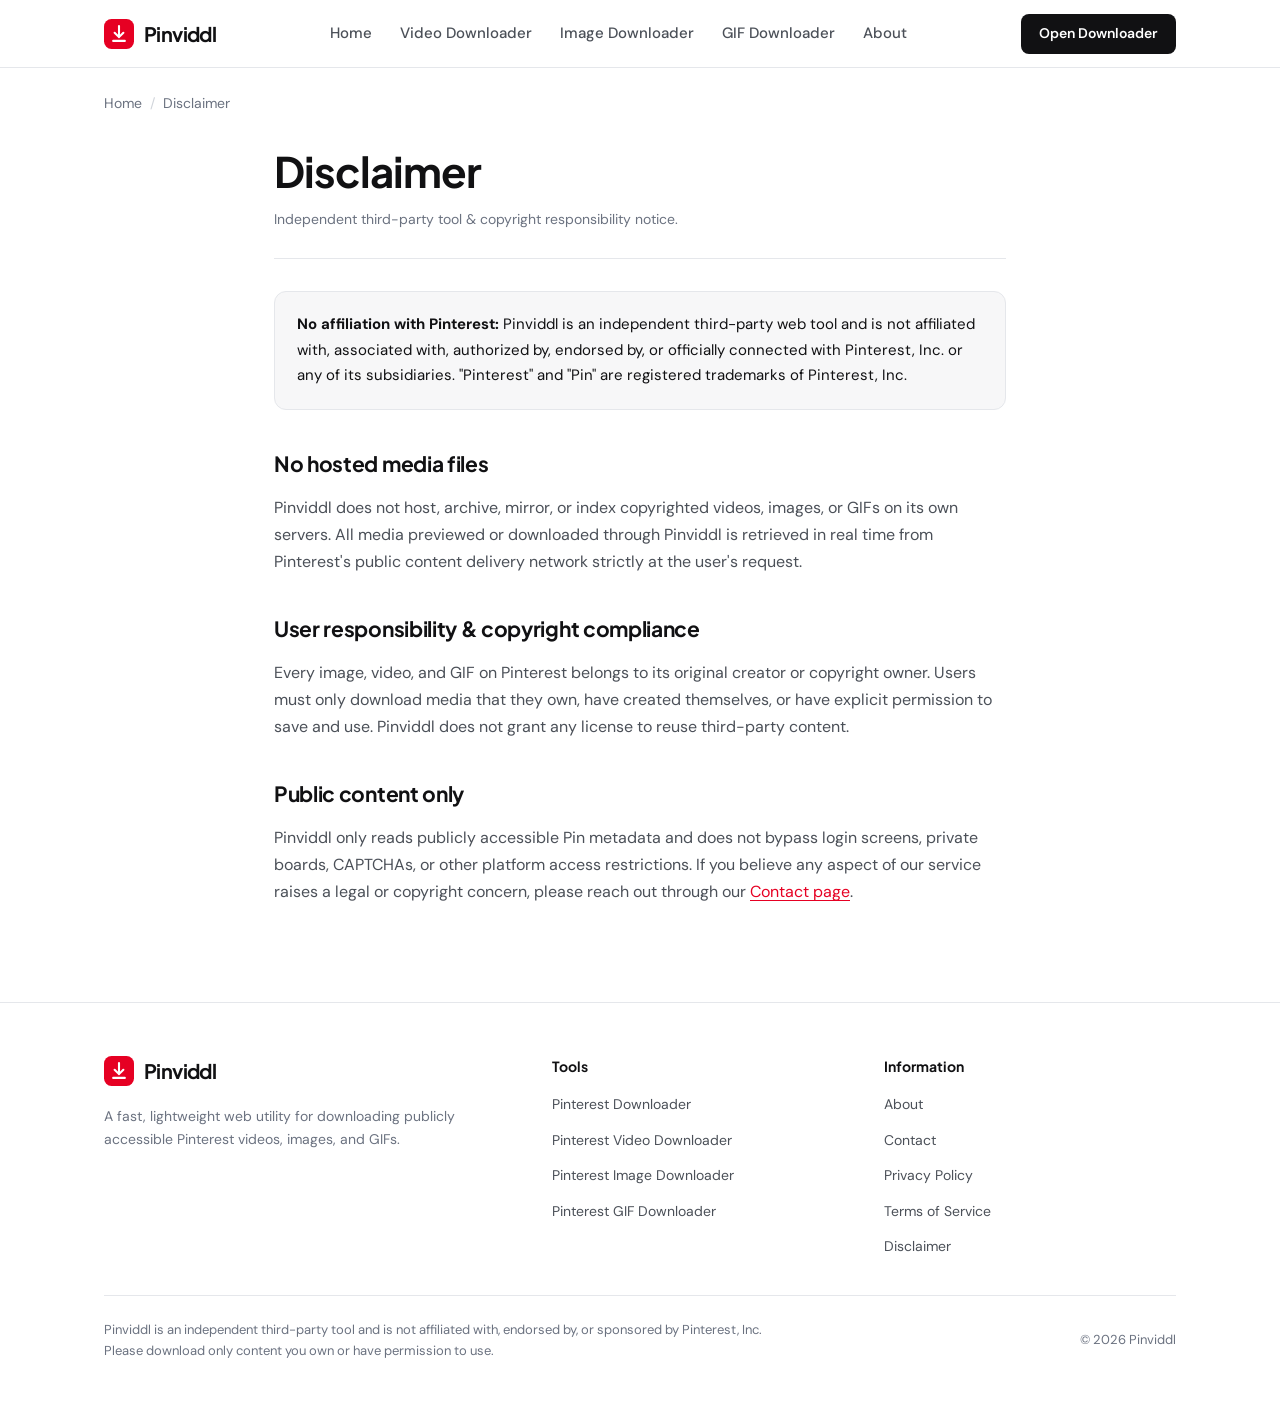
<file: disclaimer/index.html>
<!doctype html>
<html lang="en">
  <head>
    <meta charset="UTF-8" />
    <meta name="viewport" content="width=device-width, initial-scale=1.0" />
    <title>Disclaimer — Pinviddl</title>
    <meta
      name="description"
      content="Official third-party independence disclaimer and copyright notice for Pinviddl. Pinviddl is not affiliated with Pinterest, Inc."
    />
    <link rel="canonical" href="https://pinviddl.com/disclaimer/" />
    <meta name="robots" content="index, follow" />
    <meta name="theme-color" content="#E60023" />

    <meta property="og:type" content="website" />
    <meta property="og:site_name" content="Pinviddl" />
    <meta property="og:url" content="https://pinviddl.com/disclaimer/" />
    <meta property="og:title" content="Disclaimer — Pinviddl" />
    <meta property="og:description" content="Pinviddl is an independent third-party utility and is not affiliated with Pinterest, Inc." />

    <link rel="icon" type="image/svg+xml" href="/favicon.svg" />
    <link rel="preconnect" href="https://fonts.googleapis.com" />
    <link rel="preconnect" href="https://fonts.gstatic.com" crossorigin />
    <link
      href="https://fonts.googleapis.com/css2?family=DM+Sans:wght@400;500;600;700&family=JetBrains+Mono:wght@400;500;600&family=Plus+Jakarta+Sans:wght@600;700&display=swap"
      rel="stylesheet"
    />
    <link rel="stylesheet" href="/assets/css/style.css" />

    <script type="application/ld+json">
      {
        "@context": "https://schema.org",
        "@type": "BreadcrumbList",
        "itemListElement": [
          { "@type": "ListItem", "position": 1, "name": "Home", "item": "https://pinviddl.com/" },
          { "@type": "ListItem", "position": 2, "name": "Disclaimer", "item": "https://pinviddl.com/disclaimer/" }
        ]
      }
    </script>
  </head>
  <body>
    <a class="skip-link" href="#main-content">Skip to main content</a>

    <header class="site-header">
      <div class="container header-inner">
        <a href="/" class="brand-link" aria-label="Pinviddl Home">
          <img src="/assets/images/logo.svg" alt="" width="30" height="30" />
          <span>Pinviddl</span>
        </a>
        <nav class="primary-nav" aria-label="Primary navigation">
          <a href="/" class="nav-link">Home</a>
          <a href="/pinterest-video-downloader/" class="nav-link">Video Downloader</a>
          <a href="/pinterest-image-downloader/" class="nav-link">Image Downloader</a>
          <a href="/pinterest-gif-downloader/" class="nav-link">GIF Downloader</a>
          <a href="/about/" class="nav-link">About</a>
        </nav>
        <div class="header-actions">
          <a href="/" class="header-cta">Open Downloader</a>
          <button type="button" id="mobile-menu-toggle" class="mobile-menu-btn" aria-label="Toggle navigation menu" aria-expanded="false" aria-controls="mobile-drawer">
            <svg width="20" height="20" viewBox="0 0 24 24" fill="none" stroke="currentColor" stroke-width="2" aria-hidden="true">
              <line x1="4" y1="7" x2="20" y2="7" />
              <line x1="4" y1="12" x2="20" y2="12" />
              <line x1="4" y1="17" x2="20" y2="17" />
            </svg>
          </button>
        </div>
      </div>
    </header>

    <div id="mobile-drawer" class="mobile-drawer" aria-label="Mobile navigation">
      <ul class="mobile-nav-list">
        <li><a href="/" class="mobile-nav-link">Home</a></li>
        <li><a href="/pinterest-video-downloader/" class="mobile-nav-link">Pinterest Video Downloader</a></li>
        <li><a href="/pinterest-image-downloader/" class="mobile-nav-link">Pinterest Image Downloader</a></li>
        <li><a href="/pinterest-gif-downloader/" class="mobile-nav-link">Pinterest GIF Downloader</a></li>
        <li><a href="/about/" class="mobile-nav-link">About</a></li>
        <li><a href="/contact/" class="mobile-nav-link">Contact</a></li>
      </ul>
    </div>

    <main id="main-content">
      <nav class="breadcrumb-bar" aria-label="Breadcrumb">
        <div class="container">
          <ol class="breadcrumb-list">
            <li><a href="/">Home</a></li>
            <li class="breadcrumb-sep" aria-hidden="true">/</li>
            <li aria-current="page">Disclaimer</li>
          </ol>
        </div>
      </nav>

      <article class="prose-page">
        <div class="container-narrow">
          <header class="prose-header">
            <h1 class="prose-title">Disclaimer</h1>
            <p class="prose-meta">Independent third-party tool &amp; copyright responsibility notice.</p>
          </header>

          <div class="prose-body">
            <div class="prose-callout">
              <strong>No affiliation with Pinterest:</strong> Pinviddl is an independent third-party web tool and is not affiliated with, associated with, authorized by, endorsed by, or officially connected with Pinterest, Inc. or any of its subsidiaries. "Pinterest" and "Pin" are registered trademarks of Pinterest, Inc.
            </div>

            <h2>No hosted media files</h2>
            <p>
              Pinviddl does not host, archive, mirror, or index copyrighted videos, images, or GIFs on its own servers. All media previewed or downloaded through Pinviddl is retrieved in real time from Pinterest's public content delivery network strictly at the user's request.
            </p>

            <h2>User responsibility &amp; copyright compliance</h2>
            <p>
              Every image, video, and GIF on Pinterest belongs to its original creator or copyright owner. Users must only download media that they own, have created themselves, or have explicit permission to save and use. Pinviddl does not grant any license to reuse third-party content.
            </p>

            <h2>Public content only</h2>
            <p>
              Pinviddl only reads publicly accessible Pin metadata and does not bypass login screens, private boards, CAPTCHAs, or other platform access restrictions. If you believe any aspect of our service raises a legal or copyright concern, please reach out through our <a href="/contact/">Contact page</a>.
            </p>
          </div>
        </div>
      </article>
    </main>

    <footer class="site-footer">
      <div class="container">
        <div class="footer-top">
          <div>
            <a href="/" class="brand-link">
              <img src="/assets/images/logo.svg" alt="" width="28" height="28" loading="lazy" />
              <span>Pinviddl</span>
            </a>
            <p class="footer-brand-desc">A fast, lightweight web utility for downloading publicly accessible Pinterest videos, images, and GIFs.</p>
          </div>
          <div>
            <h2 class="footer-col-title">Tools</h2>
            <ul class="footer-links">
              <li><a href="/">Pinterest Downloader</a></li>
              <li><a href="/pinterest-video-downloader/">Pinterest Video Downloader</a></li>
              <li><a href="/pinterest-image-downloader/">Pinterest Image Downloader</a></li>
              <li><a href="/pinterest-gif-downloader/">Pinterest GIF Downloader</a></li>
            </ul>
          </div>
          <div>
            <h2 class="footer-col-title">Information</h2>
            <ul class="footer-links">
              <li><a href="/about/">About</a></li>
              <li><a href="/contact/">Contact</a></li>
              <li><a href="/privacy-policy/">Privacy Policy</a></li>
              <li><a href="/terms/">Terms of Service</a></li>
              <li><a href="/disclaimer/">Disclaimer</a></li>
            </ul>
          </div>
        </div>
        <div class="footer-bottom">
          <p class="footer-disclaimer">Pinviddl is an independent third-party tool and is not affiliated with, endorsed by, or sponsored by Pinterest, Inc. Please download only content you own or have permission to use.</p>
          <span>© 2026 Pinviddl</span>
        </div>
      </div>
    </footer>

    <script src="/assets/js/config.js" defer></script>
    <script src="/assets/js/app.js" defer></script>
  </body>
</html>
</file>
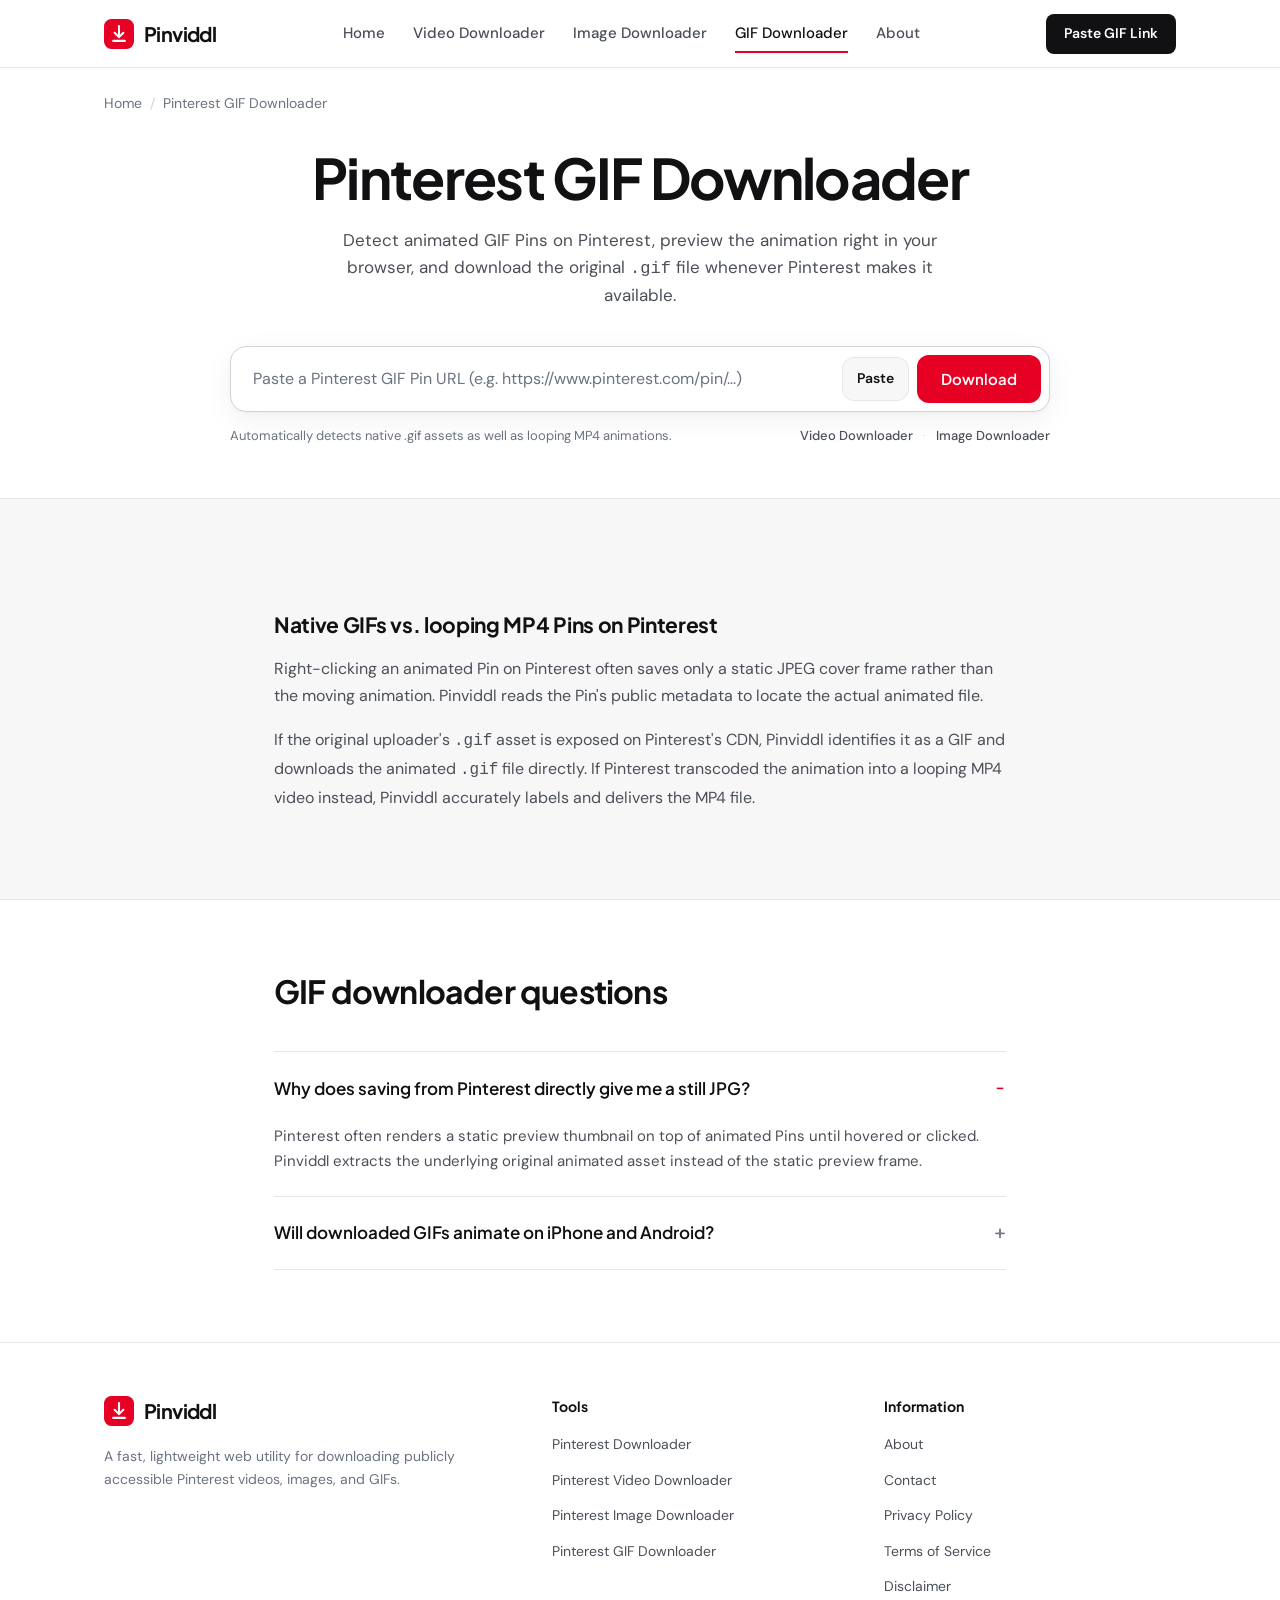
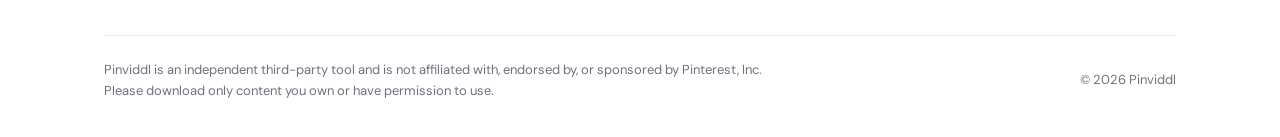
<file: pinterest-gif-downloader/index.html>
<!doctype html>
<html lang="en">
  <head>
    <meta charset="UTF-8" />
    <meta name="viewport" content="width=device-width, initial-scale=1.0" />
    <title>Pinterest GIF Downloader — Save Animated GIF Pins | Pinviddl</title>
    <meta
      name="description"
      content="Preview and download publicly accessible Pinterest GIFs in their original animated GIF format (or MP4 where Pinterest converts them) using Pinviddl."
    />
    <link rel="canonical" href="https://pinviddl.com/pinterest-gif-downloader/" />
    <meta name="robots" content="index, follow" />
    <meta name="theme-color" content="#E60023" />

    <meta property="og:type" content="website" />
    <meta property="og:site_name" content="Pinviddl" />
    <meta property="og:url" content="https://pinviddl.com/pinterest-gif-downloader/" />
    <meta property="og:title" content="Pinterest GIF Downloader — Save Animated GIF Pins | Pinviddl" />
    <meta
      property="og:description"
      content="Paste a public Pinterest GIF Pin link to preview the animation and save the original GIF file."
    />

    <meta name="twitter:card" content="summary" />
    <meta name="twitter:title" content="Pinterest GIF Downloader — Save Animated GIF Pins | Pinviddl" />
    <meta
      name="twitter:description"
      content="Detect and download animated Pinterest GIFs directly in your browser."
    />

    <link rel="icon" type="image/svg+xml" href="/favicon.svg" />
    <link rel="preconnect" href="https://fonts.googleapis.com" />
    <link rel="preconnect" href="https://fonts.gstatic.com" crossorigin />
    <link
      href="https://fonts.googleapis.com/css2?family=DM+Sans:wght@400;500;600;700&family=JetBrains+Mono:wght@400;500;600&family=Plus+Jakarta+Sans:wght@600;700&display=swap"
      rel="stylesheet"
    />
    <link rel="stylesheet" href="/assets/css/style.css" />

    <script type="application/ld+json">
      {
        "@context": "https://schema.org",
        "@graph": [
          {
            "@type": "BreadcrumbList",
            "itemListElement": [
              { "@type": "ListItem", "position": 1, "name": "Home", "item": "https://pinviddl.com/" },
              {
                "@type": "ListItem",
                "position": 2,
                "name": "Pinterest GIF Downloader",
                "item": "https://pinviddl.com/pinterest-gif-downloader/"
              }
            ]
          },
          {
            "@type": "FAQPage",
            "mainEntity": [
              {
                "@type": "Question",
                "name": "Does Pinviddl save animated GIFs as actual .gif files?",
                "acceptedAnswer": {
                  "@type": "Answer",
                  "text": "Yes. Whenever Pinterest hosts the original animated .gif asset for a Pin, Pinviddl detects the GIF format and downloads it as a .gif file with full animation preserved."
                }
              },
              {
                "@type": "Question",
                "name": "Why did my animated Pin download as an MP4 instead of a GIF?",
                "acceptedAnswer": {
                  "@type": "Answer",
                  "text": "Pinterest converts many uploaded animations into looping MP4 videos to reduce bandwidth. When Pinterest only serves an MP4 rendition, Pinviddl transparently labels it as MP4 rather than mislabeling it as a GIF."
                }
              }
            ]
          }
        ]
      }
    </script>
  </head>
  <body>
    <a class="skip-link" href="#main-content">Skip to main content</a>

    <header class="site-header">
      <div class="container header-inner">
        <a href="/" class="brand-link" aria-label="Pinviddl Home">
          <img src="/assets/images/logo.svg" alt="" width="30" height="30" />
          <span>Pinviddl</span>
        </a>

        <nav class="primary-nav" aria-label="Primary navigation">
          <a href="/" class="nav-link">Home</a>
          <a href="/pinterest-video-downloader/" class="nav-link">Video Downloader</a>
          <a href="/pinterest-image-downloader/" class="nav-link">Image Downloader</a>
          <a href="/pinterest-gif-downloader/" class="nav-link" aria-current="page">GIF Downloader</a>
          <a href="/about/" class="nav-link">About</a>
        </nav>

        <div class="header-actions">
          <a href="#downloader" class="header-cta">Paste GIF Link</a>
          <button
            type="button"
            id="mobile-menu-toggle"
            class="mobile-menu-btn"
            aria-label="Toggle navigation menu"
            aria-expanded="false"
            aria-controls="mobile-drawer"
          >
            <svg width="20" height="20" viewBox="0 0 24 24" fill="none" stroke="currentColor" stroke-width="2" aria-hidden="true">
              <line x1="4" y1="7" x2="20" y2="7" />
              <line x1="4" y1="12" x2="20" y2="12" />
              <line x1="4" y1="17" x2="20" y2="17" />
            </svg>
          </button>
        </div>
      </div>
    </header>

    <div id="mobile-drawer" class="mobile-drawer" aria-label="Mobile navigation">
      <ul class="mobile-nav-list">
        <li><a href="/" class="mobile-nav-link">Home</a></li>
        <li><a href="/pinterest-video-downloader/" class="mobile-nav-link">Pinterest Video Downloader</a></li>
        <li><a href="/pinterest-image-downloader/" class="mobile-nav-link">Pinterest Image Downloader</a></li>
        <li><a href="/pinterest-gif-downloader/" class="mobile-nav-link" aria-current="page">Pinterest GIF Downloader</a></li>
        <li><a href="/about/" class="mobile-nav-link">About</a></li>
        <li><a href="/contact/" class="mobile-nav-link">Contact</a></li>
      </ul>
    </div>

    <main id="main-content">
      <nav class="breadcrumb-bar" aria-label="Breadcrumb">
        <div class="container">
          <ol class="breadcrumb-list">
            <li><a href="/">Home</a></li>
            <li class="breadcrumb-sep" aria-hidden="true">/</li>
            <li aria-current="page">Pinterest GIF Downloader</li>
          </ol>
        </div>
      </nav>

      <section class="hero-section hero-section--subpage" id="downloader">
        <div class="container">
          <div class="hero-content">
            <h1 class="hero-title">Pinterest GIF Downloader</h1>
            <p class="hero-subtitle">
              Detect animated GIF Pins on Pinterest, preview the animation right in your browser,
              and download the original <code>.gif</code> file whenever Pinterest makes it available.
            </p>

            <form id="downloader-form" class="downloader-form" novalidate>
              <label for="pin-url-input" class="sr-only">Pinterest GIF Pin URL</label>
              <div class="input-shell">
                <div class="url-input-wrap">
                  <input
                    id="pin-url-input"
                    name="url"
                    type="url"
                    class="url-input"
                    placeholder="Paste a Pinterest GIF Pin URL (e.g. https://www.pinterest.com/pin/...)"
                    autocomplete="off"
                    spellcheck="false"
                    inputmode="url"
                    required
                  />
                </div>
                <div class="input-controls">
                  <button type="button" id="paste-btn" class="btn-secondary-inline">Paste</button>
                  <button type="button" id="clear-btn" class="btn-clear" hidden>Clear</button>
                  <button type="submit" id="download-submit-btn" class="btn-primary">Download</button>
                </div>
              </div>

              <div class="form-meta-row">
                <p class="form-hint">Automatically detects native .gif assets as well as looping MP4 animations.</p>
                <div class="tool-switcher">
                  <a href="/pinterest-video-downloader/">Video Downloader</a>
                  <span class="meta-dot" aria-hidden="true">·</span>
                  <a href="/pinterest-image-downloader/">Image Downloader</a>
                </div>
              </div>
            </form>
          </div>

          <div id="result-section" class="result-section" aria-live="polite" hidden></div>
        </div>
      </section>

      <section class="section-band section-band--tinted">
        <div class="container-narrow">
          <div class="prose-body">
            <h2>Native GIFs vs. looping MP4 Pins on Pinterest</h2>
            <p>
              Right-clicking an animated Pin on Pinterest often saves only a static JPEG cover frame rather than the moving animation. Pinviddl reads the Pin's public metadata to locate the actual animated file.
            </p>
            <p>
              If the original uploader's <code>.gif</code> asset is exposed on Pinterest's CDN, Pinviddl identifies it as a GIF and downloads the animated <code>.gif</code> file directly. If Pinterest transcoded the animation into a looping MP4 video instead, Pinviddl accurately labels and delivers the MP4 file.
            </p>
          </div>
        </div>
      </section>

      <section class="section-band">
        <div class="container-narrow">
          <div class="section-header">
            <h2 class="section-title">GIF downloader questions</h2>
          </div>

          <div class="faq-list">
            <details class="faq-item" open>
              <summary class="faq-question">Why does saving from Pinterest directly give me a still JPG?</summary>
              <div class="faq-answer">
                <p>
                  Pinterest often renders a static preview thumbnail on top of animated Pins until hovered or clicked. Pinviddl extracts the underlying original animated asset instead of the static preview frame.
                </p>
              </div>
            </details>

            <details class="faq-item">
              <summary class="faq-question">Will downloaded GIFs animate on iPhone and Android?</summary>
              <div class="faq-answer">
                <p>
                  Yes. Native <code>.gif</code> files saved through Pinviddl keep their original frame data and play in modern photo libraries, messaging apps, and browsers.
                </p>
              </div>
            </details>
          </div>
        </div>
      </section>
    </main>

    <footer class="site-footer">
      <div class="container">
        <div class="footer-top">
          <div>
            <a href="/" class="brand-link">
              <img src="/assets/images/logo.svg" alt="" width="28" height="28" loading="lazy" />
              <span>Pinviddl</span>
            </a>
            <p class="footer-brand-desc">
              A fast, lightweight web utility for downloading publicly accessible Pinterest videos, images, and GIFs.
            </p>
          </div>

          <div>
            <h2 class="footer-col-title">Tools</h2>
            <ul class="footer-links">
              <li><a href="/">Pinterest Downloader</a></li>
              <li><a href="/pinterest-video-downloader/">Pinterest Video Downloader</a></li>
              <li><a href="/pinterest-image-downloader/">Pinterest Image Downloader</a></li>
              <li><a href="/pinterest-gif-downloader/">Pinterest GIF Downloader</a></li>
            </ul>
          </div>

          <div>
            <h2 class="footer-col-title">Information</h2>
            <ul class="footer-links">
              <li><a href="/about/">About</a></li>
              <li><a href="/contact/">Contact</a></li>
              <li><a href="/privacy-policy/">Privacy Policy</a></li>
              <li><a href="/terms/">Terms of Service</a></li>
              <li><a href="/disclaimer/">Disclaimer</a></li>
            </ul>
          </div>
        </div>

        <div class="footer-bottom">
          <p class="footer-disclaimer">
            Pinviddl is an independent third-party tool and is not affiliated with, endorsed by, or sponsored by Pinterest, Inc. Please download only content you own or have permission to use.
          </p>
          <span>© 2026 Pinviddl</span>
        </div>
      </div>
    </footer>

    <script src="/assets/js/config.js" defer></script>
    <script src="/assets/js/app.js" defer></script>
  </body>
</html>
</file>
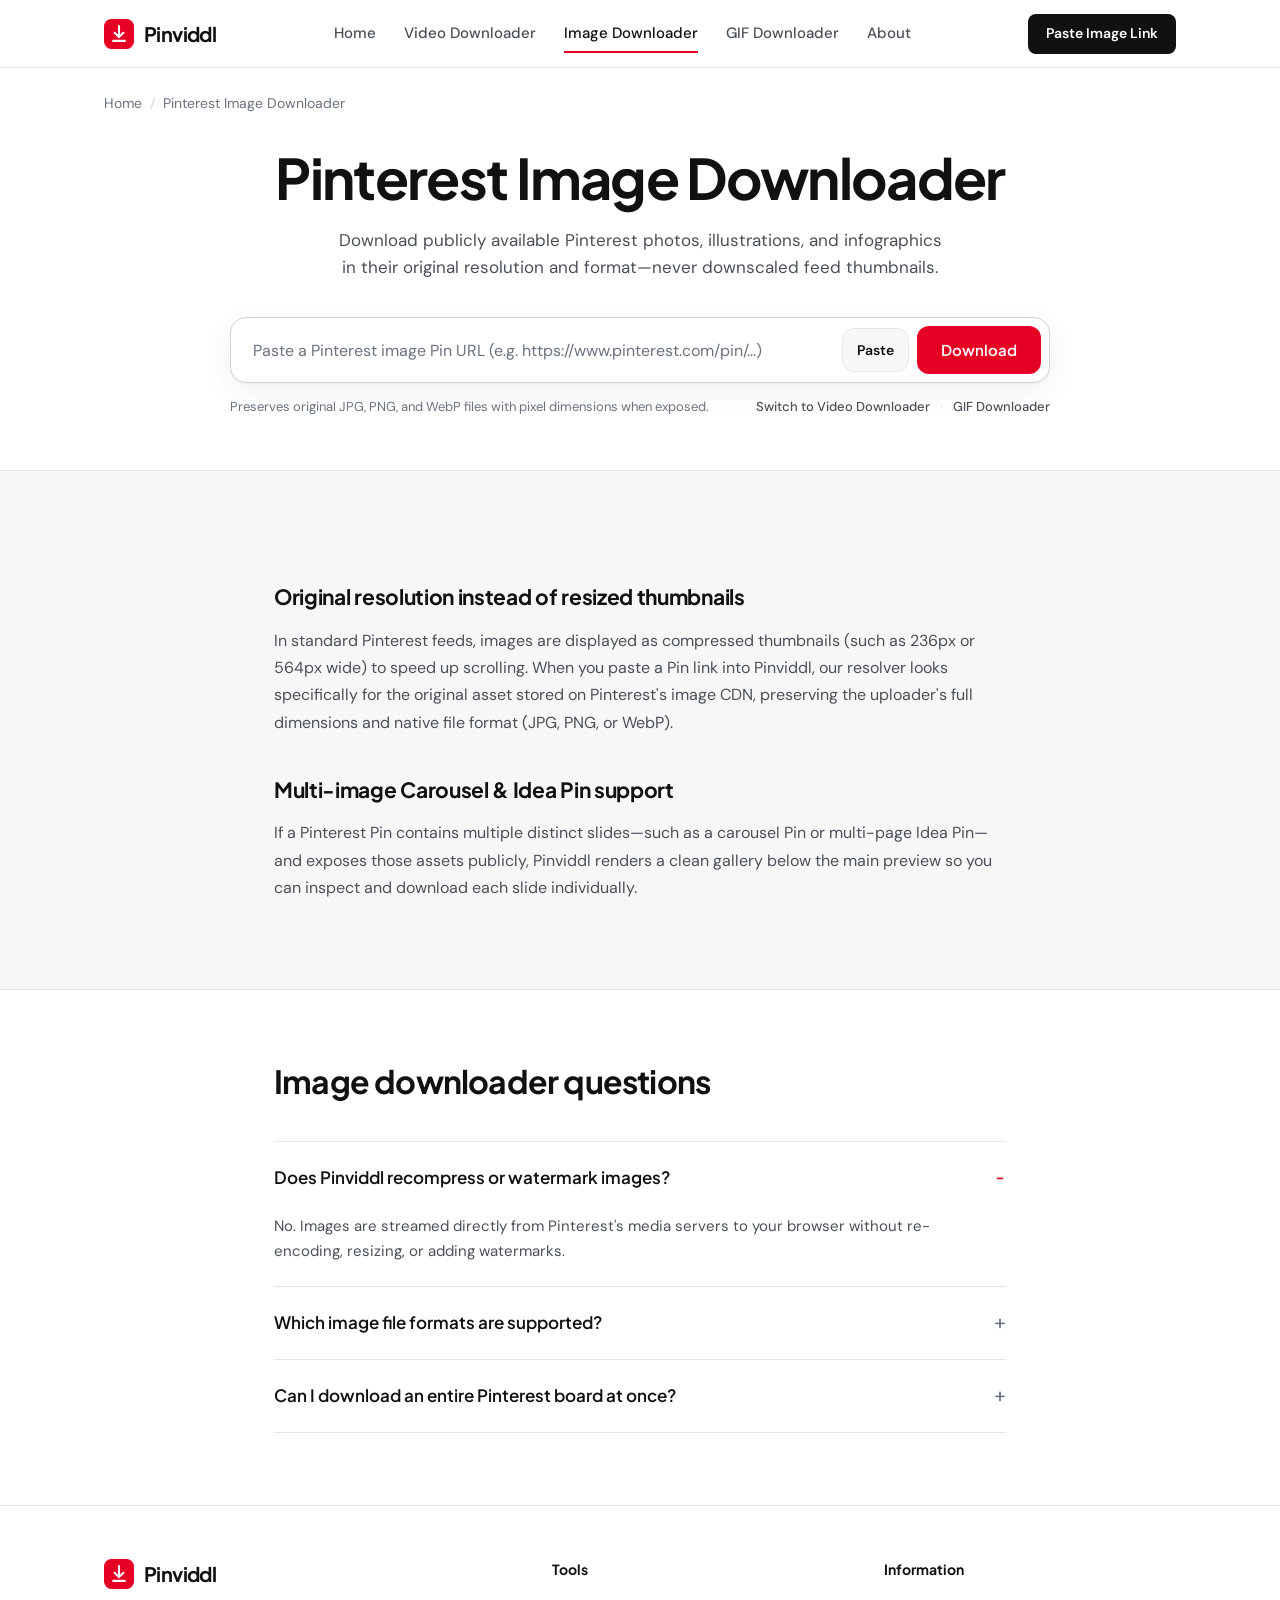
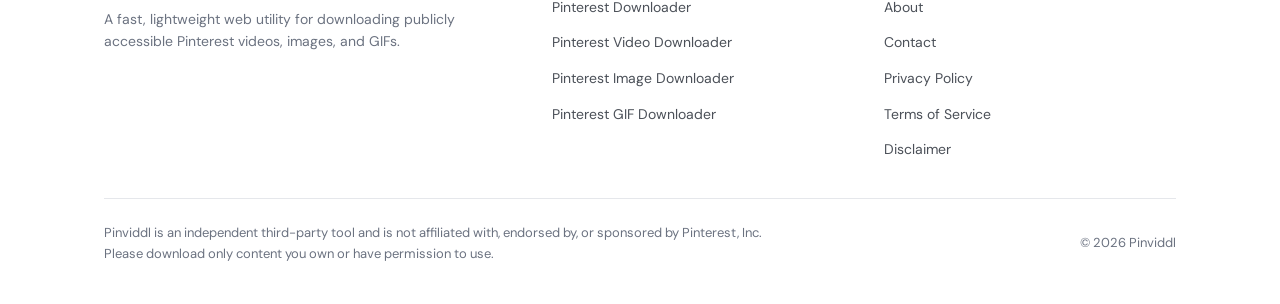
<file: pinterest-image-downloader/index.html>
<!doctype html>
<html lang="en">
  <head>
    <meta charset="UTF-8" />
    <meta name="viewport" content="width=device-width, initial-scale=1.0" />
    <title>Pinterest Image Downloader (Original Quality) — Pinviddl</title>
    <meta
      name="description"
      content="Download high-resolution Pinterest images in their original JPG, PNG, or WebP quality with Pinviddl. Supports single image Pins and multi-image carousels."
    />
    <link rel="canonical" href="https://pinviddl.com/pinterest-image-downloader/" />
    <meta name="robots" content="index, follow" />
    <meta name="theme-color" content="#E60023" />

    <meta property="og:type" content="website" />
    <meta property="og:site_name" content="Pinviddl" />
    <meta property="og:url" content="https://pinviddl.com/pinterest-image-downloader/" />
    <meta property="og:title" content="Pinterest Image Downloader (Original Quality) — Pinviddl" />
    <meta
      property="og:description"
      content="Extract original-resolution photos and multi-image carousel slides from public Pinterest Pin URLs."
    />

    <meta name="twitter:card" content="summary" />
    <meta name="twitter:title" content="Pinterest Image Downloader (Original Quality) — Pinviddl" />
    <meta
      name="twitter:description"
      content="Save original-resolution Pinterest images without compression or cropped thumbnails."
    />

    <link rel="icon" type="image/svg+xml" href="/favicon.svg" />
    <link rel="preconnect" href="https://fonts.googleapis.com" />
    <link rel="preconnect" href="https://fonts.gstatic.com" crossorigin />
    <link
      href="https://fonts.googleapis.com/css2?family=DM+Sans:wght@400;500;600;700&family=JetBrains+Mono:wght@400;500;600&family=Plus+Jakarta+Sans:wght@600;700&display=swap"
      rel="stylesheet"
    />
    <link rel="stylesheet" href="/assets/css/style.css" />

    <script type="application/ld+json">
      {
        "@context": "https://schema.org",
        "@graph": [
          {
            "@type": "BreadcrumbList",
            "itemListElement": [
              { "@type": "ListItem", "position": 1, "name": "Home", "item": "https://pinviddl.com/" },
              {
                "@type": "ListItem",
                "position": 2,
                "name": "Pinterest Image Downloader",
                "item": "https://pinviddl.com/pinterest-image-downloader/"
              }
            ]
          },
          {
            "@type": "FAQPage",
            "mainEntity": [
              {
                "@type": "Question",
                "name": "Does Pinviddl download original Pinterest image quality?",
                "acceptedAnswer": {
                  "@type": "Answer",
                  "text": "Yes. Pinviddl prioritizes the original image asset exposed by Pinterest's CDN over smaller 236px or 736px feed thumbnails whenever available."
                }
              },
              {
                "@type": "Question",
                "name": "Can I download multiple images from a carousel Pin?",
                "acceptedAnswer": {
                  "@type": "Answer",
                  "text": "Yes. When a public carousel or multi-page Idea Pin genuinely exposes multiple image slides, Pinviddl displays each slide with its dimensions and individual download button."
                }
              }
            ]
          }
        ]
      }
    </script>
  </head>
  <body>
    <a class="skip-link" href="#main-content">Skip to main content</a>

    <header class="site-header">
      <div class="container header-inner">
        <a href="/" class="brand-link" aria-label="Pinviddl Home">
          <img src="/assets/images/logo.svg" alt="" width="30" height="30" />
          <span>Pinviddl</span>
        </a>

        <nav class="primary-nav" aria-label="Primary navigation">
          <a href="/" class="nav-link">Home</a>
          <a href="/pinterest-video-downloader/" class="nav-link">Video Downloader</a>
          <a href="/pinterest-image-downloader/" class="nav-link" aria-current="page">Image Downloader</a>
          <a href="/pinterest-gif-downloader/" class="nav-link">GIF Downloader</a>
          <a href="/about/" class="nav-link">About</a>
        </nav>

        <div class="header-actions">
          <a href="#downloader" class="header-cta">Paste Image Link</a>
          <button
            type="button"
            id="mobile-menu-toggle"
            class="mobile-menu-btn"
            aria-label="Toggle navigation menu"
            aria-expanded="false"
            aria-controls="mobile-drawer"
          >
            <svg width="20" height="20" viewBox="0 0 24 24" fill="none" stroke="currentColor" stroke-width="2" aria-hidden="true">
              <line x1="4" y1="7" x2="20" y2="7" />
              <line x1="4" y1="12" x2="20" y2="12" />
              <line x1="4" y1="17" x2="20" y2="17" />
            </svg>
          </button>
        </div>
      </div>
    </header>

    <div id="mobile-drawer" class="mobile-drawer" aria-label="Mobile navigation">
      <ul class="mobile-nav-list">
        <li><a href="/" class="mobile-nav-link">Home</a></li>
        <li><a href="/pinterest-video-downloader/" class="mobile-nav-link">Pinterest Video Downloader</a></li>
        <li><a href="/pinterest-image-downloader/" class="mobile-nav-link" aria-current="page">Pinterest Image Downloader</a></li>
        <li><a href="/pinterest-gif-downloader/" class="mobile-nav-link">Pinterest GIF Downloader</a></li>
        <li><a href="/about/" class="mobile-nav-link">About</a></li>
        <li><a href="/contact/" class="mobile-nav-link">Contact</a></li>
      </ul>
    </div>

    <main id="main-content">
      <nav class="breadcrumb-bar" aria-label="Breadcrumb">
        <div class="container">
          <ol class="breadcrumb-list">
            <li><a href="/">Home</a></li>
            <li class="breadcrumb-sep" aria-hidden="true">/</li>
            <li aria-current="page">Pinterest Image Downloader</li>
          </ol>
        </div>
      </nav>

      <section class="hero-section hero-section--subpage" id="downloader">
        <div class="container">
          <div class="hero-content">
            <h1 class="hero-title">Pinterest Image Downloader</h1>
            <p class="hero-subtitle">
              Download publicly available Pinterest photos, illustrations, and infographics in their original
              resolution and format—never downscaled feed thumbnails.
            </p>

            <form id="downloader-form" class="downloader-form" novalidate>
              <label for="pin-url-input" class="sr-only">Pinterest Image Pin URL</label>
              <div class="input-shell">
                <div class="url-input-wrap">
                  <input
                    id="pin-url-input"
                    name="url"
                    type="url"
                    class="url-input"
                    placeholder="Paste a Pinterest image Pin URL (e.g. https://www.pinterest.com/pin/...)"
                    autocomplete="off"
                    spellcheck="false"
                    inputmode="url"
                    required
                  />
                </div>
                <div class="input-controls">
                  <button type="button" id="paste-btn" class="btn-secondary-inline">Paste</button>
                  <button type="button" id="clear-btn" class="btn-clear" hidden>Clear</button>
                  <button type="submit" id="download-submit-btn" class="btn-primary">Download</button>
                </div>
              </div>

              <div class="form-meta-row">
                <p class="form-hint">Preserves original JPG, PNG, and WebP files with pixel dimensions when exposed.</p>
                <div class="tool-switcher">
                  <a href="/pinterest-video-downloader/">Switch to Video Downloader</a>
                  <span class="meta-dot" aria-hidden="true">·</span>
                  <a href="/pinterest-gif-downloader/">GIF Downloader</a>
                </div>
              </div>
            </form>
          </div>

          <div id="result-section" class="result-section" aria-live="polite" hidden></div>
        </div>
      </section>

      <section class="section-band section-band--tinted">
        <div class="container-narrow">
          <div class="prose-body">
            <h2>Original resolution instead of resized thumbnails</h2>
            <p>
              In standard Pinterest feeds, images are displayed as compressed thumbnails (such as 236px or 564px wide) to speed up scrolling. When you paste a Pin link into Pinviddl, our resolver looks specifically for the original asset stored on Pinterest's image CDN, preserving the uploader's full dimensions and native file format (JPG, PNG, or WebP).
            </p>

            <h2>Multi-image Carousel &amp; Idea Pin support</h2>
            <p>
              If a Pinterest Pin contains multiple distinct slides—such as a carousel Pin or multi-page Idea Pin—and exposes those assets publicly, Pinviddl renders a clean gallery below the main preview so you can inspect and download each slide individually.
            </p>
          </div>
        </div>
      </section>

      <section class="section-band">
        <div class="container-narrow">
          <div class="section-header">
            <h2 class="section-title">Image downloader questions</h2>
          </div>

          <div class="faq-list">
            <details class="faq-item" open>
              <summary class="faq-question">Does Pinviddl recompress or watermark images?</summary>
              <div class="faq-answer">
                <p>
                  No. Images are streamed directly from Pinterest's media servers to your browser without re-encoding, resizing, or adding watermarks.
                </p>
              </div>
            </details>

            <details class="faq-item">
              <summary class="faq-question">Which image file formats are supported?</summary>
              <div class="faq-answer">
                <p>
                  Pinviddl supports JPG/JPEG, PNG, WebP, and animated GIF files—matching the exact format served for that Pin.
                </p>
              </div>
            </details>

            <details class="faq-item">
              <summary class="faq-question">Can I download an entire Pinterest board at once?</summary>
              <div class="faq-answer">
                <p>
                  No. Pinviddl works on individual public Pin URLs (including single-Pin carousels). Bulk board scraping is intentionally not supported.
                </p>
              </div>
            </details>
          </div>
        </div>
      </section>
    </main>

    <footer class="site-footer">
      <div class="container">
        <div class="footer-top">
          <div>
            <a href="/" class="brand-link">
              <img src="/assets/images/logo.svg" alt="" width="28" height="28" loading="lazy" />
              <span>Pinviddl</span>
            </a>
            <p class="footer-brand-desc">
              A fast, lightweight web utility for downloading publicly accessible Pinterest videos, images, and GIFs.
            </p>
          </div>

          <div>
            <h2 class="footer-col-title">Tools</h2>
            <ul class="footer-links">
              <li><a href="/">Pinterest Downloader</a></li>
              <li><a href="/pinterest-video-downloader/">Pinterest Video Downloader</a></li>
              <li><a href="/pinterest-image-downloader/">Pinterest Image Downloader</a></li>
              <li><a href="/pinterest-gif-downloader/">Pinterest GIF Downloader</a></li>
            </ul>
          </div>

          <div>
            <h2 class="footer-col-title">Information</h2>
            <ul class="footer-links">
              <li><a href="/about/">About</a></li>
              <li><a href="/contact/">Contact</a></li>
              <li><a href="/privacy-policy/">Privacy Policy</a></li>
              <li><a href="/terms/">Terms of Service</a></li>
              <li><a href="/disclaimer/">Disclaimer</a></li>
            </ul>
          </div>
        </div>

        <div class="footer-bottom">
          <p class="footer-disclaimer">
            Pinviddl is an independent third-party tool and is not affiliated with, endorsed by, or sponsored by Pinterest, Inc. Please download only content you own or have permission to use.
          </p>
          <span>© 2026 Pinviddl</span>
        </div>
      </div>
    </footer>

    <script src="/assets/js/config.js" defer></script>
    <script src="/assets/js/app.js" defer></script>
  </body>
</html>
</file>
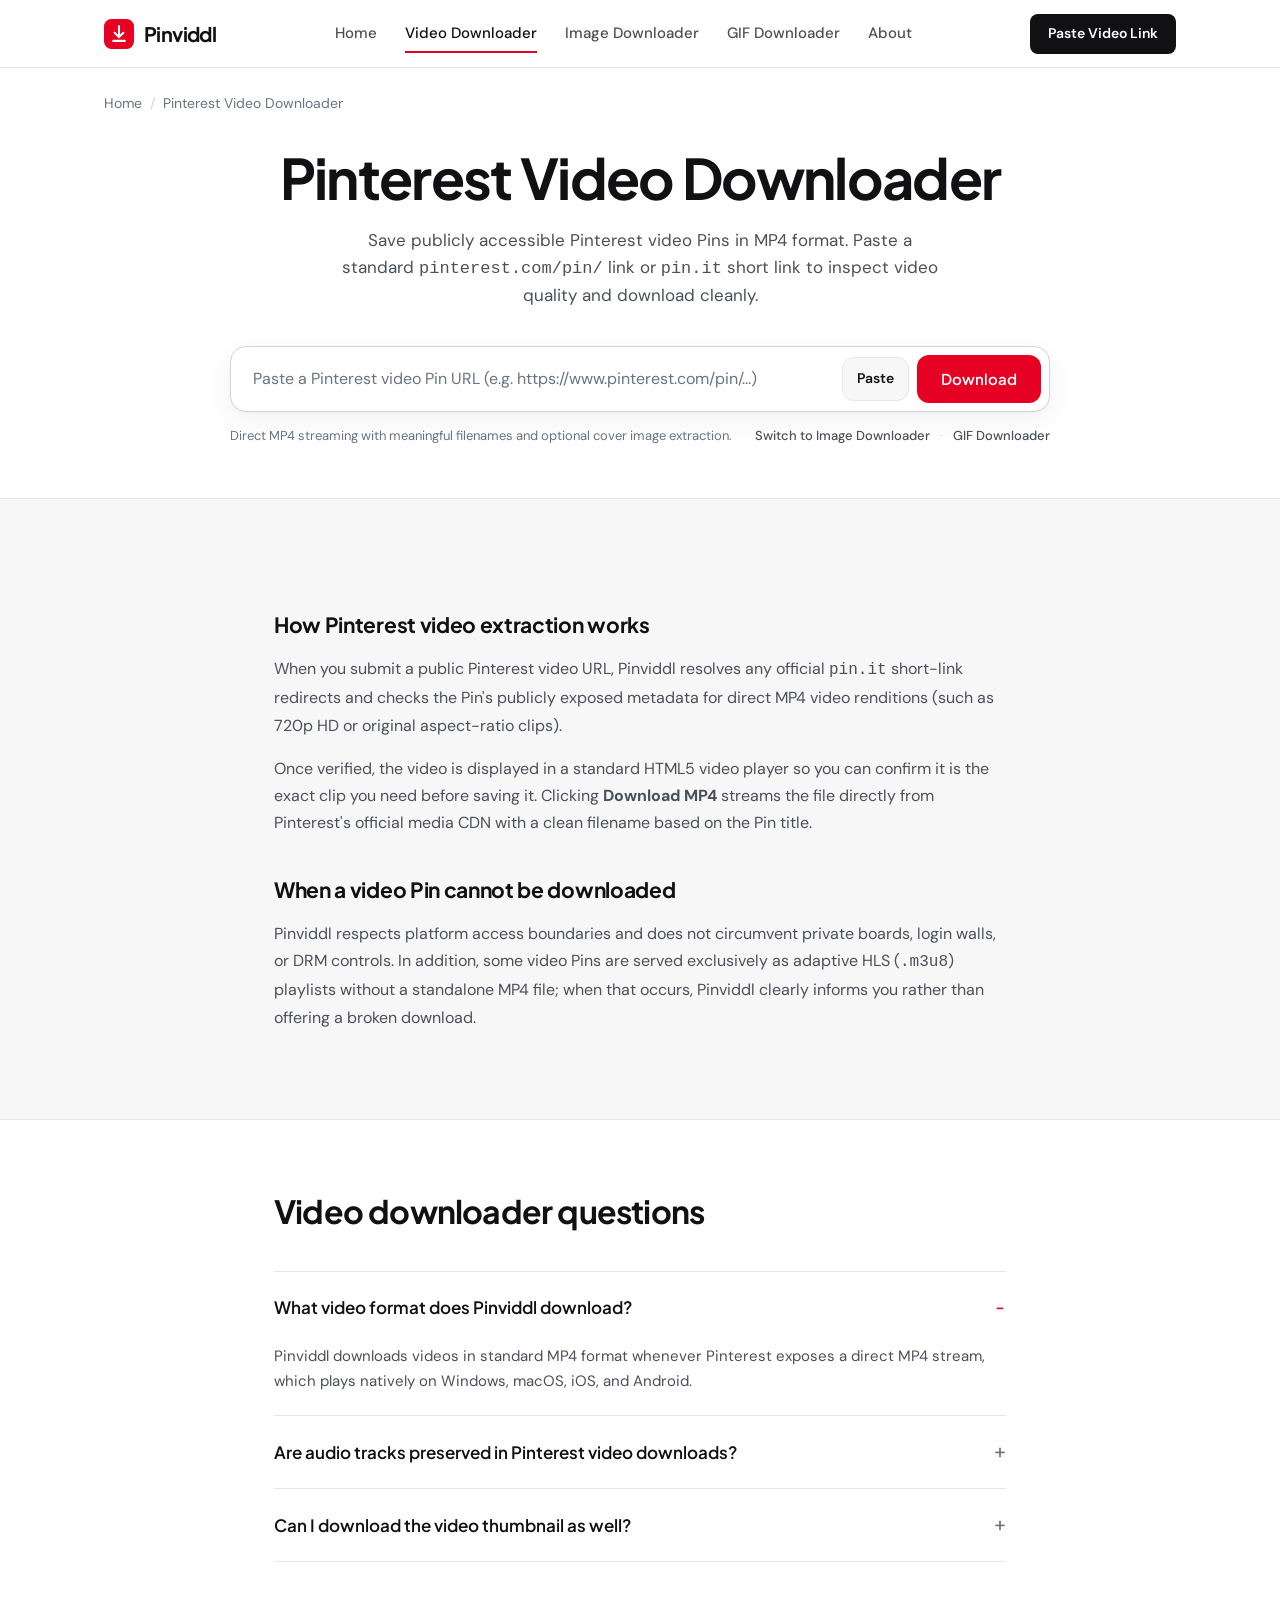
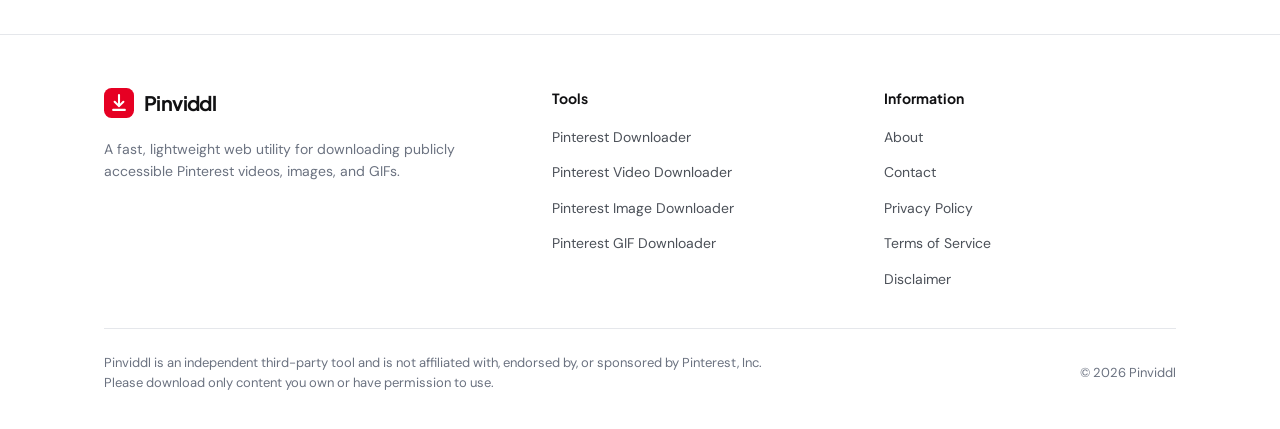
<file: pinterest-video-downloader/index.html>
<!doctype html>
<html lang="en">
  <head>
    <meta charset="UTF-8" />
    <meta name="viewport" content="width=device-width, initial-scale=1.0" />
    <title>Pinterest Video Downloader (MP4 HD) — Pinviddl</title>
    <meta
      name="description"
      content="Download publicly accessible Pinterest videos in MP4 format using Pinviddl. Supports pinterest.com/pin/ and pin.it links on desktop, iOS, and Android."
    />
    <link rel="canonical" href="https://pinviddl.com/pinterest-video-downloader/" />
    <meta name="robots" content="index, follow" />
    <meta name="theme-color" content="#E60023" />

    <meta property="og:type" content="website" />
    <meta property="og:site_name" content="Pinviddl" />
    <meta property="og:url" content="https://pinviddl.com/pinterest-video-downloader/" />
    <meta property="og:title" content="Pinterest Video Downloader (MP4 HD) — Pinviddl" />
    <meta
      property="og:description"
      content="Paste a public Pinterest video Pin URL or pin.it link to preview and save MP4 video files directly."
    />

    <meta name="twitter:card" content="summary" />
    <meta name="twitter:title" content="Pinterest Video Downloader (MP4 HD) — Pinviddl" />
    <meta
      name="twitter:description"
      content="Preview and download public Pinterest videos in MP4 format without installing software."
    />

    <link rel="icon" type="image/svg+xml" href="/favicon.svg" />
    <link rel="preconnect" href="https://fonts.googleapis.com" />
    <link rel="preconnect" href="https://fonts.gstatic.com" crossorigin />
    <link
      href="https://fonts.googleapis.com/css2?family=DM+Sans:wght@400;500;600;700&family=JetBrains+Mono:wght@400;500;600&family=Plus+Jakarta+Sans:wght@600;700&display=swap"
      rel="stylesheet"
    />
    <link rel="stylesheet" href="/assets/css/style.css" />

    <script type="application/ld+json">
      {
        "@context": "https://schema.org",
        "@graph": [
          {
            "@type": "BreadcrumbList",
            "itemListElement": [
              { "@type": "ListItem", "position": 1, "name": "Home", "item": "https://pinviddl.com/" },
              {
                "@type": "ListItem",
                "position": 2,
                "name": "Pinterest Video Downloader",
                "item": "https://pinviddl.com/pinterest-video-downloader/"
              }
            ]
          },
          {
            "@type": "FAQPage",
            "mainEntity": [
              {
                "@type": "Question",
                "name": "What video format does Pinviddl download?",
                "acceptedAnswer": {
                  "@type": "Answer",
                  "text": "When Pinterest exposes a direct progressive video stream for a public Pin, Pinviddl provides the video in MP4 format along with its available resolution such as 720p HD."
                }
              },
              {
                "@type": "Question",
                "name": "Why do some Pinterest videos not have an MP4 download?",
                "acceptedAnswer": {
                  "@type": "Answer",
                  "text": "Certain newer Idea Pins or promotional video Pins only deliver segmented HLS (.m3u8) streams without a direct MP4 file. Pinviddl notifies you honestly whenever a Pin does not expose a direct MP4."
                }
              },
              {
                "@type": "Question",
                "name": "Can I save Pinterest videos on iPhone or Android?",
                "acceptedAnswer": {
                  "@type": "Answer",
                  "text": "Yes. Copy the pin.it share link from the Pinterest app, open Pinviddl in Safari or Chrome, paste the link, and tap Download MP4 to save it to your device Downloads folder."
                }
              }
            ]
          }
        ]
      }
    </script>
  </head>
  <body>
    <a class="skip-link" href="#main-content">Skip to main content</a>

    <header class="site-header">
      <div class="container header-inner">
        <a href="/" class="brand-link" aria-label="Pinviddl Home">
          <img src="/assets/images/logo.svg" alt="" width="30" height="30" />
          <span>Pinviddl</span>
        </a>

        <nav class="primary-nav" aria-label="Primary navigation">
          <a href="/" class="nav-link">Home</a>
          <a href="/pinterest-video-downloader/" class="nav-link" aria-current="page">Video Downloader</a>
          <a href="/pinterest-image-downloader/" class="nav-link">Image Downloader</a>
          <a href="/pinterest-gif-downloader/" class="nav-link">GIF Downloader</a>
          <a href="/about/" class="nav-link">About</a>
        </nav>

        <div class="header-actions">
          <a href="#downloader" class="header-cta">Paste Video Link</a>
          <button
            type="button"
            id="mobile-menu-toggle"
            class="mobile-menu-btn"
            aria-label="Toggle navigation menu"
            aria-expanded="false"
            aria-controls="mobile-drawer"
          >
            <svg width="20" height="20" viewBox="0 0 24 24" fill="none" stroke="currentColor" stroke-width="2" aria-hidden="true">
              <line x1="4" y1="7" x2="20" y2="7" />
              <line x1="4" y1="12" x2="20" y2="12" />
              <line x1="4" y1="17" x2="20" y2="17" />
            </svg>
          </button>
        </div>
      </div>
    </header>

    <div id="mobile-drawer" class="mobile-drawer" aria-label="Mobile navigation">
      <ul class="mobile-nav-list">
        <li><a href="/" class="mobile-nav-link">Home</a></li>
        <li><a href="/pinterest-video-downloader/" class="mobile-nav-link" aria-current="page">Pinterest Video Downloader</a></li>
        <li><a href="/pinterest-image-downloader/" class="mobile-nav-link">Pinterest Image Downloader</a></li>
        <li><a href="/pinterest-gif-downloader/" class="mobile-nav-link">Pinterest GIF Downloader</a></li>
        <li><a href="/about/" class="mobile-nav-link">About</a></li>
        <li><a href="/contact/" class="mobile-nav-link">Contact</a></li>
      </ul>
    </div>

    <main id="main-content">
      <nav class="breadcrumb-bar" aria-label="Breadcrumb">
        <div class="container">
          <ol class="breadcrumb-list">
            <li><a href="/">Home</a></li>
            <li class="breadcrumb-sep" aria-hidden="true">/</li>
            <li aria-current="page">Pinterest Video Downloader</li>
          </ol>
        </div>
      </nav>

      <section class="hero-section hero-section--subpage" id="downloader">
        <div class="container">
          <div class="hero-content">
            <h1 class="hero-title">Pinterest Video Downloader</h1>
            <p class="hero-subtitle">
              Save publicly accessible Pinterest video Pins in MP4 format. Paste a standard
              <code>pinterest.com/pin/</code> link or <code>pin.it</code> short link to inspect video quality and download cleanly.
            </p>

            <form id="downloader-form" class="downloader-form" novalidate>
              <label for="pin-url-input" class="sr-only">Pinterest Video Pin URL</label>
              <div class="input-shell">
                <div class="url-input-wrap">
                  <input
                    id="pin-url-input"
                    name="url"
                    type="url"
                    class="url-input"
                    placeholder="Paste a Pinterest video Pin URL (e.g. https://www.pinterest.com/pin/...)"
                    autocomplete="off"
                    spellcheck="false"
                    inputmode="url"
                    required
                  />
                </div>
                <div class="input-controls">
                  <button type="button" id="paste-btn" class="btn-secondary-inline">Paste</button>
                  <button type="button" id="clear-btn" class="btn-clear" hidden>Clear</button>
                  <button type="submit" id="download-submit-btn" class="btn-primary">Download</button>
                </div>
              </div>

              <div class="form-meta-row">
                <p class="form-hint">Direct MP4 streaming with meaningful filenames and optional cover image extraction.</p>
                <div class="tool-switcher">
                  <a href="/pinterest-image-downloader/">Switch to Image Downloader</a>
                  <span class="meta-dot" aria-hidden="true">·</span>
                  <a href="/pinterest-gif-downloader/">GIF Downloader</a>
                </div>
              </div>
            </form>
          </div>

          <div id="result-section" class="result-section" aria-live="polite" hidden></div>
        </div>
      </section>

      <section class="section-band section-band--tinted">
        <div class="container-narrow">
          <div class="prose-body">
            <h2>How Pinterest video extraction works</h2>
            <p>
              When you submit a public Pinterest video URL, Pinviddl resolves any official <code>pin.it</code> short-link redirects and checks the Pin's publicly exposed metadata for direct MP4 video renditions (such as 720p HD or original aspect-ratio clips).
            </p>
            <p>
              Once verified, the video is displayed in a standard HTML5 video player so you can confirm it is the exact clip you need before saving it. Clicking <strong>Download MP4</strong> streams the file directly from Pinterest's official media CDN with a clean filename based on the Pin title.
            </p>

            <h2>When a video Pin cannot be downloaded</h2>
            <p>
              Pinviddl respects platform access boundaries and does not circumvent private boards, login walls, or DRM controls. In addition, some video Pins are served exclusively as adaptive HLS (<code>.m3u8</code>) playlists without a standalone MP4 file; when that occurs, Pinviddl clearly informs you rather than offering a broken download.
            </p>
          </div>
        </div>
      </section>

      <section class="section-band">
        <div class="container-narrow">
          <div class="section-header">
            <h2 class="section-title">Video downloader questions</h2>
          </div>

          <div class="faq-list">
            <details class="faq-item" open>
              <summary class="faq-question">What video format does Pinviddl download?</summary>
              <div class="faq-answer">
                <p>
                  Pinviddl downloads videos in standard MP4 format whenever Pinterest exposes a direct MP4 stream, which plays natively on Windows, macOS, iOS, and Android.
                </p>
              </div>
            </details>

            <details class="faq-item">
              <summary class="faq-question">Are audio tracks preserved in Pinterest video downloads?</summary>
              <div class="faq-answer">
                <p>
                  Yes. Because Pinviddl downloads the direct MP4 file served by Pinterest's CDN without re-encoding, any audio track included in the original Pin video remains intact.
                </p>
              </div>
            </details>

            <details class="faq-item">
              <summary class="faq-question">Can I download the video thumbnail as well?</summary>
              <div class="faq-answer">
                <p>
                  When a video Pin also exposes a high-resolution cover image, Pinviddl lists it alongside the MP4 download options so you can save the cover image separately if needed.
                </p>
              </div>
            </details>
          </div>
        </div>
      </section>
    </main>

    <footer class="site-footer">
      <div class="container">
        <div class="footer-top">
          <div>
            <a href="/" class="brand-link">
              <img src="/assets/images/logo.svg" alt="" width="28" height="28" loading="lazy" />
              <span>Pinviddl</span>
            </a>
            <p class="footer-brand-desc">
              A fast, lightweight web utility for downloading publicly accessible Pinterest videos, images, and GIFs.
            </p>
          </div>

          <div>
            <h2 class="footer-col-title">Tools</h2>
            <ul class="footer-links">
              <li><a href="/">Pinterest Downloader</a></li>
              <li><a href="/pinterest-video-downloader/">Pinterest Video Downloader</a></li>
              <li><a href="/pinterest-image-downloader/">Pinterest Image Downloader</a></li>
              <li><a href="/pinterest-gif-downloader/">Pinterest GIF Downloader</a></li>
            </ul>
          </div>

          <div>
            <h2 class="footer-col-title">Information</h2>
            <ul class="footer-links">
              <li><a href="/about/">About</a></li>
              <li><a href="/contact/">Contact</a></li>
              <li><a href="/privacy-policy/">Privacy Policy</a></li>
              <li><a href="/terms/">Terms of Service</a></li>
              <li><a href="/disclaimer/">Disclaimer</a></li>
            </ul>
          </div>
        </div>

        <div class="footer-bottom">
          <p class="footer-disclaimer">
            Pinviddl is an independent third-party tool and is not affiliated with, endorsed by, or sponsored by Pinterest, Inc. Please download only content you own or have permission to use.
          </p>
          <span>© 2026 Pinviddl</span>
        </div>
      </div>
    </footer>

    <script src="/assets/js/config.js" defer></script>
    <script src="/assets/js/app.js" defer></script>
  </body>
</html>
</file>
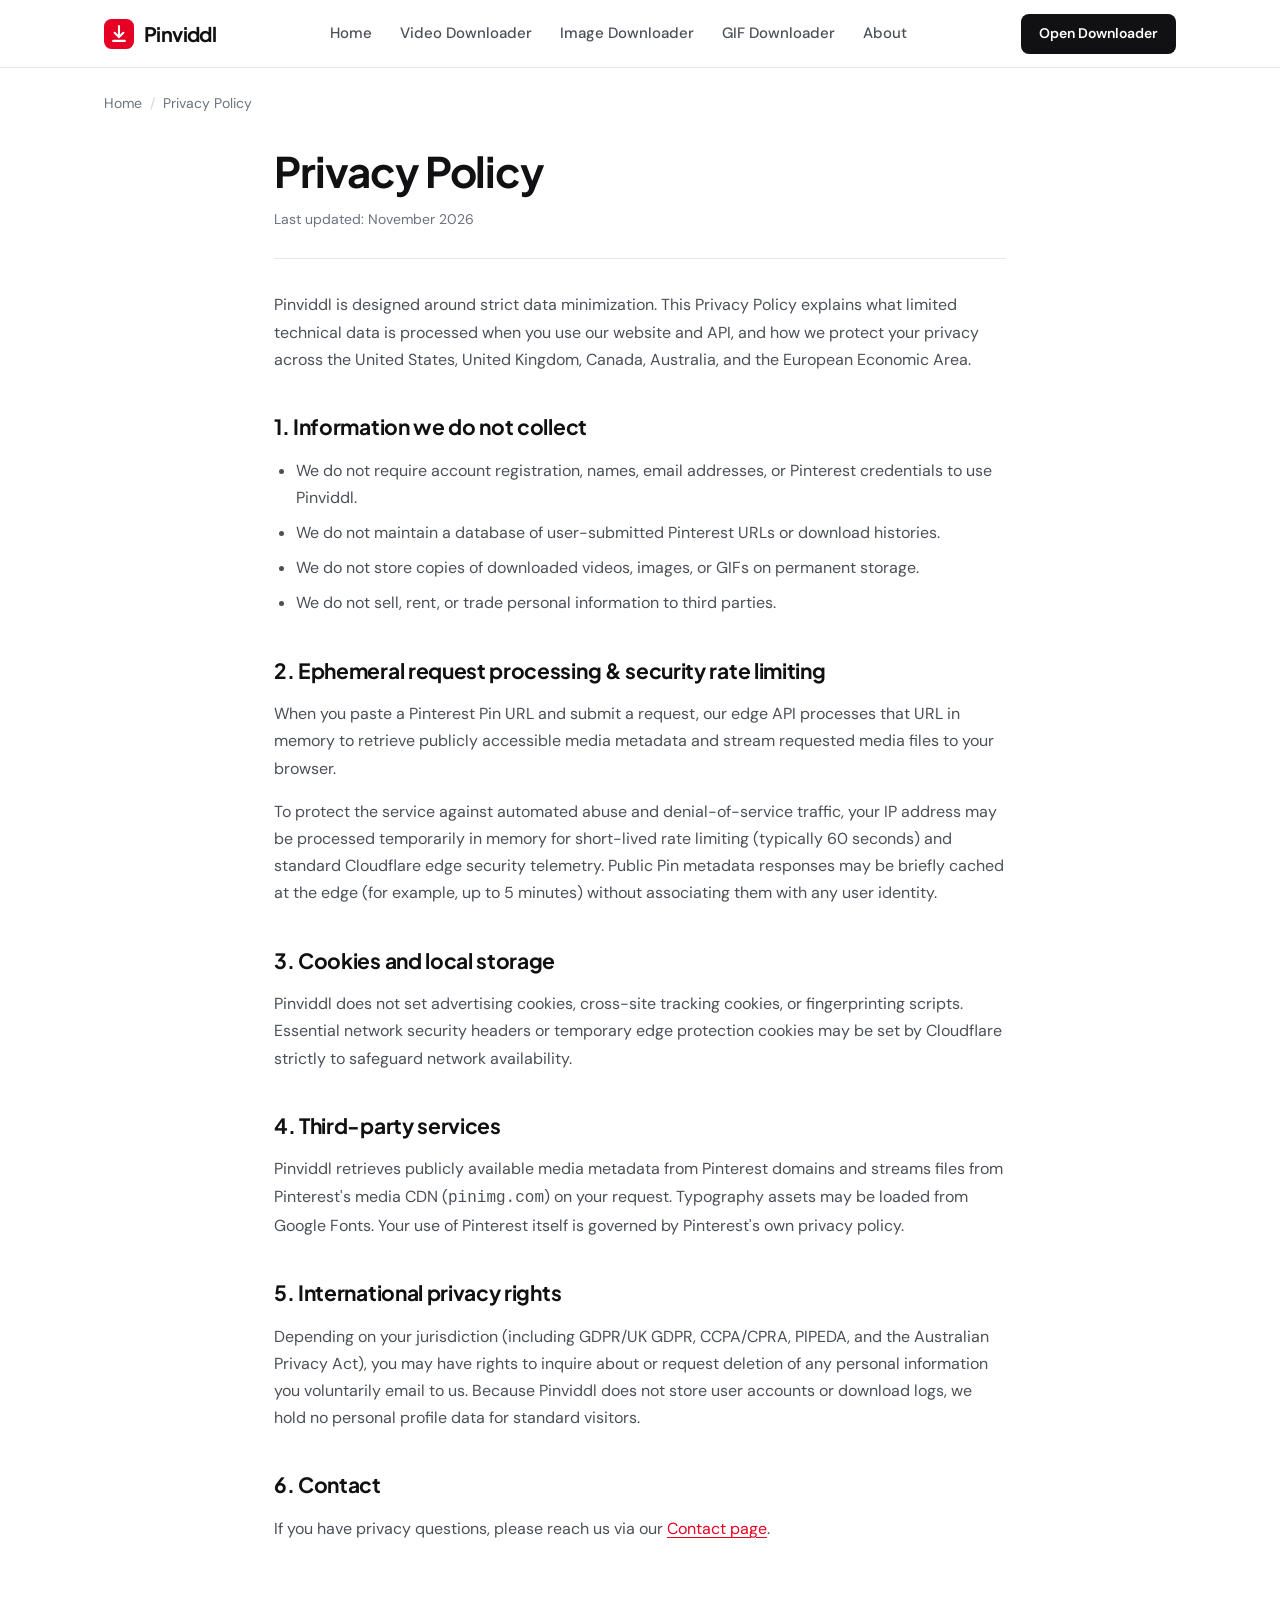
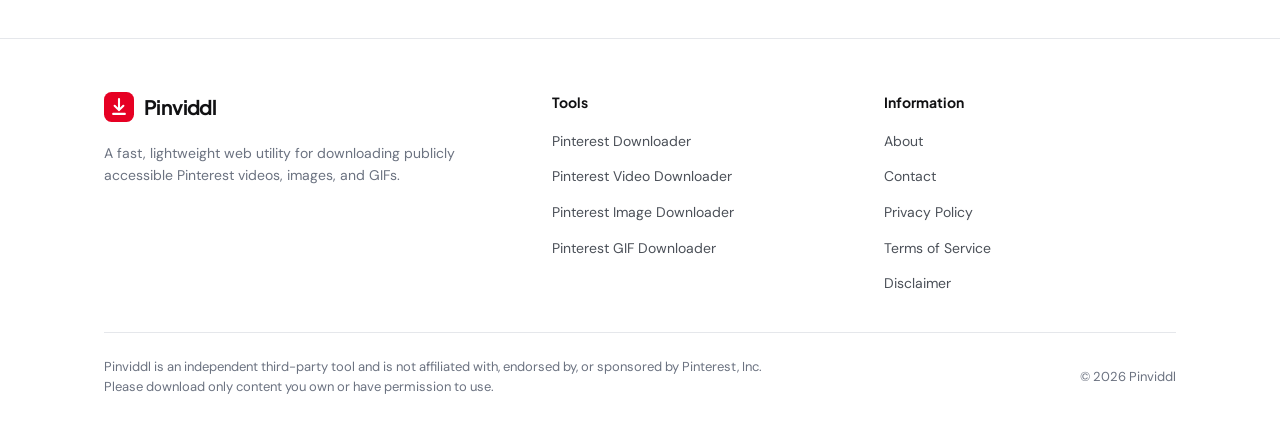
<file: privacy-policy/index.html>
<!doctype html>
<html lang="en">
  <head>
    <meta charset="UTF-8" />
    <meta name="viewport" content="width=device-width, initial-scale=1.0" />
    <title>Privacy Policy — Pinviddl</title>
    <meta
      name="description"
      content="Read Pinviddl's Privacy Policy covering data minimization, ephemeral URL processing, rate limiting, cookies, and international privacy rights."
    />
    <link rel="canonical" href="https://pinviddl.com/privacy-policy/" />
    <meta name="robots" content="index, follow" />
    <meta name="theme-color" content="#E60023" />

    <meta property="og:type" content="website" />
    <meta property="og:site_name" content="Pinviddl" />
    <meta property="og:url" content="https://pinviddl.com/privacy-policy/" />
    <meta property="og:title" content="Privacy Policy — Pinviddl" />
    <meta property="og:description" content="How Pinviddl protects your privacy and avoids storing submitted Pinterest URLs or personal data." />

    <link rel="icon" type="image/svg+xml" href="/favicon.svg" />
    <link rel="preconnect" href="https://fonts.googleapis.com" />
    <link rel="preconnect" href="https://fonts.gstatic.com" crossorigin />
    <link
      href="https://fonts.googleapis.com/css2?family=DM+Sans:wght@400;500;600;700&family=JetBrains+Mono:wght@400;500;600&family=Plus+Jakarta+Sans:wght@600;700&display=swap"
      rel="stylesheet"
    />
    <link rel="stylesheet" href="/assets/css/style.css" />

    <script type="application/ld+json">
      {
        "@context": "https://schema.org",
        "@type": "BreadcrumbList",
        "itemListElement": [
          { "@type": "ListItem", "position": 1, "name": "Home", "item": "https://pinviddl.com/" },
          { "@type": "ListItem", "position": 2, "name": "Privacy Policy", "item": "https://pinviddl.com/privacy-policy/" }
        ]
      }
    </script>
  </head>
  <body>
    <a class="skip-link" href="#main-content">Skip to main content</a>

    <header class="site-header">
      <div class="container header-inner">
        <a href="/" class="brand-link" aria-label="Pinviddl Home">
          <img src="/assets/images/logo.svg" alt="" width="30" height="30" />
          <span>Pinviddl</span>
        </a>
        <nav class="primary-nav" aria-label="Primary navigation">
          <a href="/" class="nav-link">Home</a>
          <a href="/pinterest-video-downloader/" class="nav-link">Video Downloader</a>
          <a href="/pinterest-image-downloader/" class="nav-link">Image Downloader</a>
          <a href="/pinterest-gif-downloader/" class="nav-link">GIF Downloader</a>
          <a href="/about/" class="nav-link">About</a>
        </nav>
        <div class="header-actions">
          <a href="/" class="header-cta">Open Downloader</a>
          <button type="button" id="mobile-menu-toggle" class="mobile-menu-btn" aria-label="Toggle navigation menu" aria-expanded="false" aria-controls="mobile-drawer">
            <svg width="20" height="20" viewBox="0 0 24 24" fill="none" stroke="currentColor" stroke-width="2" aria-hidden="true">
              <line x1="4" y1="7" x2="20" y2="7" />
              <line x1="4" y1="12" x2="20" y2="12" />
              <line x1="4" y1="17" x2="20" y2="17" />
            </svg>
          </button>
        </div>
      </div>
    </header>

    <div id="mobile-drawer" class="mobile-drawer" aria-label="Mobile navigation">
      <ul class="mobile-nav-list">
        <li><a href="/" class="mobile-nav-link">Home</a></li>
        <li><a href="/pinterest-video-downloader/" class="mobile-nav-link">Pinterest Video Downloader</a></li>
        <li><a href="/pinterest-image-downloader/" class="mobile-nav-link">Pinterest Image Downloader</a></li>
        <li><a href="/pinterest-gif-downloader/" class="mobile-nav-link">Pinterest GIF Downloader</a></li>
        <li><a href="/about/" class="mobile-nav-link">About</a></li>
        <li><a href="/contact/" class="mobile-nav-link">Contact</a></li>
      </ul>
    </div>

    <main id="main-content">
      <nav class="breadcrumb-bar" aria-label="Breadcrumb">
        <div class="container">
          <ol class="breadcrumb-list">
            <li><a href="/">Home</a></li>
            <li class="breadcrumb-sep" aria-hidden="true">/</li>
            <li aria-current="page">Privacy Policy</li>
          </ol>
        </div>
      </nav>

      <article class="prose-page">
        <div class="container-narrow">
          <header class="prose-header">
            <h1 class="prose-title">Privacy Policy</h1>
            <p class="prose-meta">Last updated: November 2026</p>
          </header>

          <div class="prose-body">
            <p>
              Pinviddl is designed around strict data minimization. This Privacy Policy explains what limited technical data is processed when you use our website and API, and how we protect your privacy across the United States, United Kingdom, Canada, Australia, and the European Economic Area.
            </p>

            <h2>1. Information we do not collect</h2>
            <ul>
              <li>We do not require account registration, names, email addresses, or Pinterest credentials to use Pinviddl.</li>
              <li>We do not maintain a database of user-submitted Pinterest URLs or download histories.</li>
              <li>We do not store copies of downloaded videos, images, or GIFs on permanent storage.</li>
              <li>We do not sell, rent, or trade personal information to third parties.</li>
            </ul>

            <h2>2. Ephemeral request processing &amp; security rate limiting</h2>
            <p>
              When you paste a Pinterest Pin URL and submit a request, our edge API processes that URL in memory to retrieve publicly accessible media metadata and stream requested media files to your browser.
            </p>
            <p>
              To protect the service against automated abuse and denial-of-service traffic, your IP address may be processed temporarily in memory for short-lived rate limiting (typically 60 seconds) and standard Cloudflare edge security telemetry. Public Pin metadata responses may be briefly cached at the edge (for example, up to 5 minutes) without associating them with any user identity.
            </p>

            <h2>3. Cookies and local storage</h2>
            <p>
              Pinviddl does not set advertising cookies, cross-site tracking cookies, or fingerprinting scripts. Essential network security headers or temporary edge protection cookies may be set by Cloudflare strictly to safeguard network availability.
            </p>

            <h2>4. Third-party services</h2>
            <p>
              Pinviddl retrieves publicly available media metadata from Pinterest domains and streams files from Pinterest's media CDN (<code>pinimg.com</code>) on your request. Typography assets may be loaded from Google Fonts. Your use of Pinterest itself is governed by Pinterest's own privacy policy.
            </p>

            <h2>5. International privacy rights</h2>
            <p>
              Depending on your jurisdiction (including GDPR/UK GDPR, CCPA/CPRA, PIPEDA, and the Australian Privacy Act), you may have rights to inquire about or request deletion of any personal information you voluntarily email to us. Because Pinviddl does not store user accounts or download logs, we hold no personal profile data for standard visitors.
            </p>

            <h2>6. Contact</h2>
            <p>
              If you have privacy questions, please reach us via our <a href="/contact/">Contact page</a>.
            </p>
          </div>
        </div>
      </article>
    </main>

    <footer class="site-footer">
      <div class="container">
        <div class="footer-top">
          <div>
            <a href="/" class="brand-link">
              <img src="/assets/images/logo.svg" alt="" width="28" height="28" loading="lazy" />
              <span>Pinviddl</span>
            </a>
            <p class="footer-brand-desc">A fast, lightweight web utility for downloading publicly accessible Pinterest videos, images, and GIFs.</p>
          </div>
          <div>
            <h2 class="footer-col-title">Tools</h2>
            <ul class="footer-links">
              <li><a href="/">Pinterest Downloader</a></li>
              <li><a href="/pinterest-video-downloader/">Pinterest Video Downloader</a></li>
              <li><a href="/pinterest-image-downloader/">Pinterest Image Downloader</a></li>
              <li><a href="/pinterest-gif-downloader/">Pinterest GIF Downloader</a></li>
            </ul>
          </div>
          <div>
            <h2 class="footer-col-title">Information</h2>
            <ul class="footer-links">
              <li><a href="/about/">About</a></li>
              <li><a href="/contact/">Contact</a></li>
              <li><a href="/privacy-policy/">Privacy Policy</a></li>
              <li><a href="/terms/">Terms of Service</a></li>
              <li><a href="/disclaimer/">Disclaimer</a></li>
            </ul>
          </div>
        </div>
        <div class="footer-bottom">
          <p class="footer-disclaimer">Pinviddl is an independent third-party tool and is not affiliated with, endorsed by, or sponsored by Pinterest, Inc. Please download only content you own or have permission to use.</p>
          <span>© 2026 Pinviddl</span>
        </div>
      </div>
    </footer>

    <script src="/assets/js/config.js" defer></script>
    <script src="/assets/js/app.js" defer></script>
  </body>
</html>
</file>
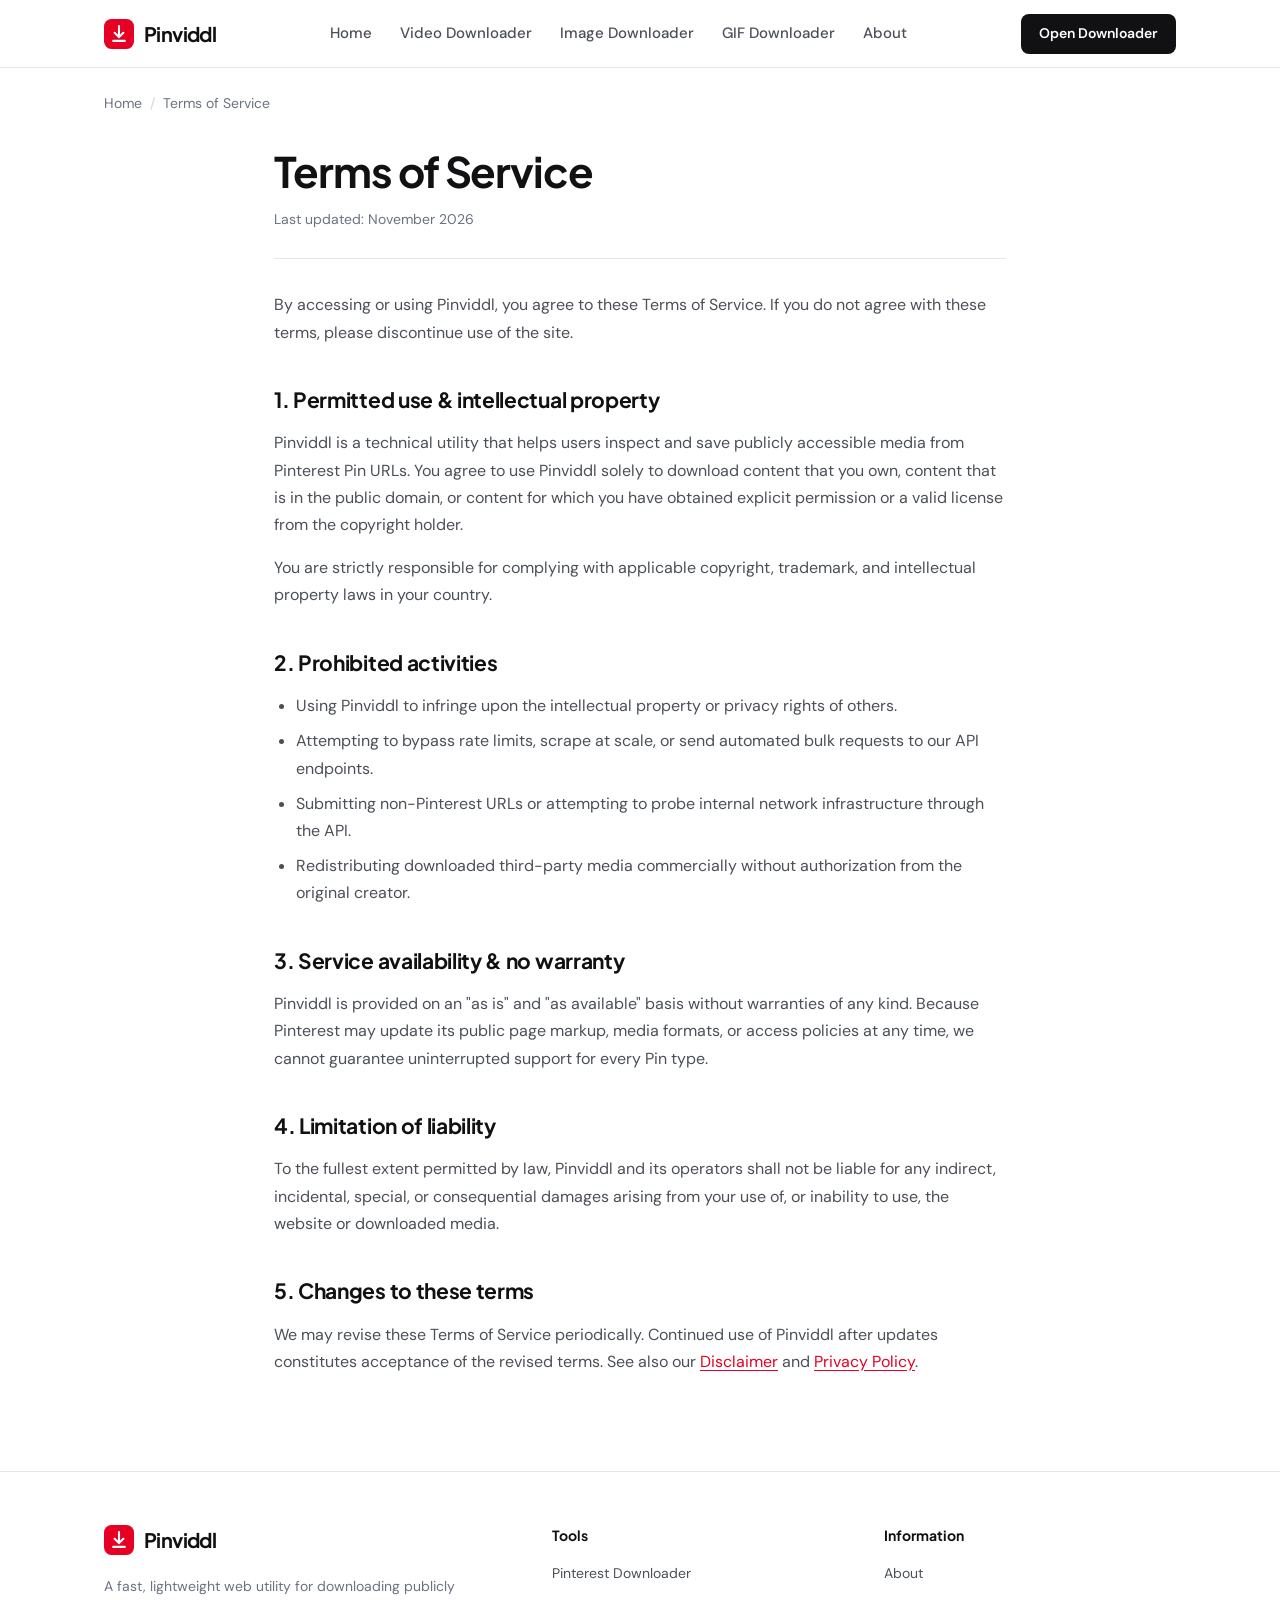
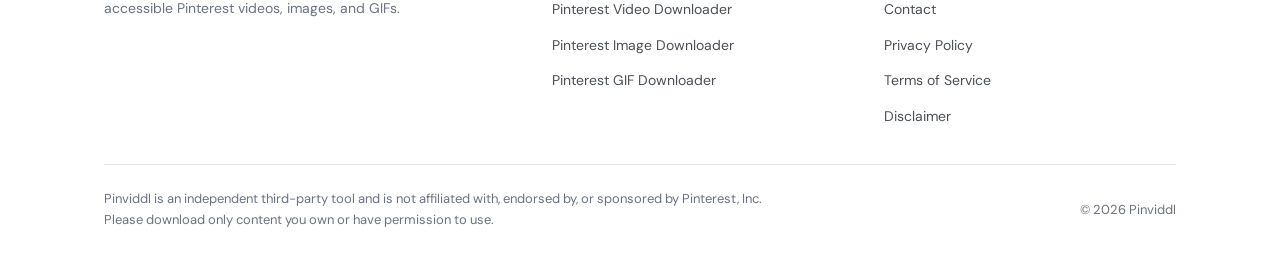
<file: terms/index.html>
<!doctype html>
<html lang="en">
  <head>
    <meta charset="UTF-8" />
    <meta name="viewport" content="width=device-width, initial-scale=1.0" />
    <title>Terms of Service — Pinviddl</title>
    <meta
      name="description"
      content="Review the Terms of Service governing permitted use, intellectual property responsibility, and service limitations on Pinviddl."
    />
    <link rel="canonical" href="https://pinviddl.com/terms/" />
    <meta name="robots" content="index, follow" />
    <meta name="theme-color" content="#E60023" />

    <meta property="og:type" content="website" />
    <meta property="og:site_name" content="Pinviddl" />
    <meta property="og:url" content="https://pinviddl.com/terms/" />
    <meta property="og:title" content="Terms of Service — Pinviddl" />
    <meta property="og:description" content="Terms and acceptable use guidelines for Pinviddl." />

    <link rel="icon" type="image/svg+xml" href="/favicon.svg" />
    <link rel="preconnect" href="https://fonts.googleapis.com" />
    <link rel="preconnect" href="https://fonts.gstatic.com" crossorigin />
    <link
      href="https://fonts.googleapis.com/css2?family=DM+Sans:wght@400;500;600;700&family=JetBrains+Mono:wght@400;500;600&family=Plus+Jakarta+Sans:wght@600;700&display=swap"
      rel="stylesheet"
    />
    <link rel="stylesheet" href="/assets/css/style.css" />

    <script type="application/ld+json">
      {
        "@context": "https://schema.org",
        "@type": "BreadcrumbList",
        "itemListElement": [
          { "@type": "ListItem", "position": 1, "name": "Home", "item": "https://pinviddl.com/" },
          { "@type": "ListItem", "position": 2, "name": "Terms of Service", "item": "https://pinviddl.com/terms/" }
        ]
      }
    </script>
  </head>
  <body>
    <a class="skip-link" href="#main-content">Skip to main content</a>

    <header class="site-header">
      <div class="container header-inner">
        <a href="/" class="brand-link" aria-label="Pinviddl Home">
          <img src="/assets/images/logo.svg" alt="" width="30" height="30" />
          <span>Pinviddl</span>
        </a>
        <nav class="primary-nav" aria-label="Primary navigation">
          <a href="/" class="nav-link">Home</a>
          <a href="/pinterest-video-downloader/" class="nav-link">Video Downloader</a>
          <a href="/pinterest-image-downloader/" class="nav-link">Image Downloader</a>
          <a href="/pinterest-gif-downloader/" class="nav-link">GIF Downloader</a>
          <a href="/about/" class="nav-link">About</a>
        </nav>
        <div class="header-actions">
          <a href="/" class="header-cta">Open Downloader</a>
          <button type="button" id="mobile-menu-toggle" class="mobile-menu-btn" aria-label="Toggle navigation menu" aria-expanded="false" aria-controls="mobile-drawer">
            <svg width="20" height="20" viewBox="0 0 24 24" fill="none" stroke="currentColor" stroke-width="2" aria-hidden="true">
              <line x1="4" y1="7" x2="20" y2="7" />
              <line x1="4" y1="12" x2="20" y2="12" />
              <line x1="4" y1="17" x2="20" y2="17" />
            </svg>
          </button>
        </div>
      </div>
    </header>

    <div id="mobile-drawer" class="mobile-drawer" aria-label="Mobile navigation">
      <ul class="mobile-nav-list">
        <li><a href="/" class="mobile-nav-link">Home</a></li>
        <li><a href="/pinterest-video-downloader/" class="mobile-nav-link">Pinterest Video Downloader</a></li>
        <li><a href="/pinterest-image-downloader/" class="mobile-nav-link">Pinterest Image Downloader</a></li>
        <li><a href="/pinterest-gif-downloader/" class="mobile-nav-link">Pinterest GIF Downloader</a></li>
        <li><a href="/about/" class="mobile-nav-link">About</a></li>
        <li><a href="/contact/" class="mobile-nav-link">Contact</a></li>
      </ul>
    </div>

    <main id="main-content">
      <nav class="breadcrumb-bar" aria-label="Breadcrumb">
        <div class="container">
          <ol class="breadcrumb-list">
            <li><a href="/">Home</a></li>
            <li class="breadcrumb-sep" aria-hidden="true">/</li>
            <li aria-current="page">Terms of Service</li>
          </ol>
        </div>
      </nav>

      <article class="prose-page">
        <div class="container-narrow">
          <header class="prose-header">
            <h1 class="prose-title">Terms of Service</h1>
            <p class="prose-meta">Last updated: November 2026</p>
          </header>

          <div class="prose-body">
            <p>
              By accessing or using Pinviddl, you agree to these Terms of Service. If you do not agree with these terms, please discontinue use of the site.
            </p>

            <h2>1. Permitted use &amp; intellectual property</h2>
            <p>
              Pinviddl is a technical utility that helps users inspect and save publicly accessible media from Pinterest Pin URLs. You agree to use Pinviddl solely to download content that you own, content that is in the public domain, or content for which you have obtained explicit permission or a valid license from the copyright holder.
            </p>
            <p>
              You are strictly responsible for complying with applicable copyright, trademark, and intellectual property laws in your country.
            </p>

            <h2>2. Prohibited activities</h2>
            <ul>
              <li>Using Pinviddl to infringe upon the intellectual property or privacy rights of others.</li>
              <li>Attempting to bypass rate limits, scrape at scale, or send automated bulk requests to our API endpoints.</li>
              <li>Submitting non-Pinterest URLs or attempting to probe internal network infrastructure through the API.</li>
              <li>Redistributing downloaded third-party media commercially without authorization from the original creator.</li>
            </ul>

            <h2>3. Service availability &amp; no warranty</h2>
            <p>
              Pinviddl is provided on an "as is" and "as available" basis without warranties of any kind. Because Pinterest may update its public page markup, media formats, or access policies at any time, we cannot guarantee uninterrupted support for every Pin type.
            </p>

            <h2>4. Limitation of liability</h2>
            <p>
              To the fullest extent permitted by law, Pinviddl and its operators shall not be liable for any indirect, incidental, special, or consequential damages arising from your use of, or inability to use, the website or downloaded media.
            </p>

            <h2>5. Changes to these terms</h2>
            <p>
              We may revise these Terms of Service periodically. Continued use of Pinviddl after updates constitutes acceptance of the revised terms. See also our <a href="/disclaimer/">Disclaimer</a> and <a href="/privacy-policy/">Privacy Policy</a>.
            </p>
          </div>
        </div>
      </article>
    </main>

    <footer class="site-footer">
      <div class="container">
        <div class="footer-top">
          <div>
            <a href="/" class="brand-link">
              <img src="/assets/images/logo.svg" alt="" width="28" height="28" loading="lazy" />
              <span>Pinviddl</span>
            </a>
            <p class="footer-brand-desc">A fast, lightweight web utility for downloading publicly accessible Pinterest videos, images, and GIFs.</p>
          </div>
          <div>
            <h2 class="footer-col-title">Tools</h2>
            <ul class="footer-links">
              <li><a href="/">Pinterest Downloader</a></li>
              <li><a href="/pinterest-video-downloader/">Pinterest Video Downloader</a></li>
              <li><a href="/pinterest-image-downloader/">Pinterest Image Downloader</a></li>
              <li><a href="/pinterest-gif-downloader/">Pinterest GIF Downloader</a></li>
            </ul>
          </div>
          <div>
            <h2 class="footer-col-title">Information</h2>
            <ul class="footer-links">
              <li><a href="/about/">About</a></li>
              <li><a href="/contact/">Contact</a></li>
              <li><a href="/privacy-policy/">Privacy Policy</a></li>
              <li><a href="/terms/">Terms of Service</a></li>
              <li><a href="/disclaimer/">Disclaimer</a></li>
            </ul>
          </div>
        </div>
        <div class="footer-bottom">
          <p class="footer-disclaimer">Pinviddl is an independent third-party tool and is not affiliated with, endorsed by, or sponsored by Pinterest, Inc. Please download only content you own or have permission to use.</p>
          <span>© 2026 Pinviddl</span>
        </div>
      </div>
    </footer>

    <script src="/assets/js/config.js" defer></script>
    <script src="/assets/js/app.js" defer></script>
  </body>
</html>
</file>
<file: assets/css/style.css>
/* ==========================================================================
   Pinviddl — Production Stylesheet (HTML5 / CSS3, Zero Frameworks)
   60% White Canvas (#FFFFFF) · 30% Soft Neutral Surfaces (#F7F7F8) · 10% Red Accent (#E60023)
   ========================================================================== */

:root {
  --bg-canvas: #ffffff;
  --bg-surface: #f7f7f8;
  --bg-surface-hover: #f0f1f3;
  --bg-error: #fef2f2;
  --border-hairline: #e5e7eb;
  --border-strong: #d1d5db;
  --border-error: #fecaca;

  --text-primary: #111113;
  --text-secondary: #4b5058;
  --text-muted: #6b7280;
  --text-error: #991b1b;

  --accent: #e60023;
  --accent-hover: #c8001e;
  --accent-active: #ad001a;
  --accent-ring: rgba(230, 0, 35, 0.22);

  --shadow-input: 0 8px 30px rgba(17, 17, 19, 0.06), 0 1px 3px rgba(17, 17, 19, 0.04);
  --shadow-card: 0 2px 10px rgba(17, 17, 19, 0.04);

  --radius-sm: 8px;
  --radius-md: 12px;
  --radius-lg: 16px;
  --radius-xl: 20px;

  --font-display: 'Plus Jakarta Sans', -apple-system, BlinkMacSystemFont, 'Segoe UI', sans-serif;
  --font-body: 'DM Sans', -apple-system, BlinkMacSystemFont, 'Segoe UI', sans-serif;
  --font-mono: 'JetBrains Mono', ui-monospace, SFMono-Regular, Menlo, monospace;

  --container-max: 1120px;
  --container-narrow: 780px;
  --header-height: 68px;
  --ease-out: cubic-bezier(0.16, 1, 0.3, 1);
}

*,
*::before,
*::after {
  box-sizing: border-box;
}

html {
  font-size: 16px;
  scroll-behavior: smooth;
  -webkit-text-size-adjust: 100%;
}

body {
  margin: 0;
  font-family: var(--font-body);
  font-size: 1rem;
  line-height: 1.6;
  color: var(--text-primary);
  background-color: var(--bg-canvas);
  -webkit-font-smoothing: antialiased;
  -moz-osx-font-smoothing: grayscale;
}

img,
video,
svg {
  display: block;
  max-width: 100%;
}

a {
  color: inherit;
  text-decoration: none;
}

button,
input,
textarea,
select {
  font: inherit;
  color: inherit;
}

button {
  cursor: pointer;
}

:focus-visible {
  outline: 2px solid var(--accent);
  outline-offset: 2px;
}

.sr-only {
  position: absolute;
  width: 1px;
  height: 1px;
  padding: 0;
  margin: -1px;
  overflow: hidden;
  clip: rect(0, 0, 0, 0);
  white-space: nowrap;
  border: 0;
}

.skip-link {
  position: absolute;
  left: 16px;
  top: -100px;
  z-index: 100;
  background: var(--text-primary);
  color: #ffffff;
  padding: 10px 16px;
  border-radius: var(--radius-sm);
  font-size: 0.875rem;
  font-weight: 600;
}

.skip-link:focus {
  top: 16px;
}

/* Container
   -------------------------------------------------------------------------- */
.container {
  width: 100%;
  max-width: var(--container-max);
  margin-inline: auto;
  padding-inline: 24px;
}

.container-narrow {
  width: 100%;
  max-width: var(--container-narrow);
  margin-inline: auto;
  padding-inline: 24px;
}

/* Header — Strict 3-Zone Top Bar Contract
   -------------------------------------------------------------------------- */
.site-header {
  position: sticky;
  top: 0;
  z-index: 40;
  height: var(--header-height);
  background-color: rgba(255, 255, 255, 0.96);
  backdrop-filter: blur(8px);
  border-bottom: 1px solid var(--border-hairline);
}

.header-inner {
  height: 100%;
  display: flex;
  align-items: center;
  justify-content: space-between;
  gap: 32px;
}

.brand-link {
  display: inline-flex;
  align-items: center;
  gap: 10px;
  font-family: var(--font-display);
  font-size: 1.25rem;
  font-weight: 700;
  letter-spacing: -0.03em;
  color: var(--text-primary);
  white-space: nowrap;
  flex-shrink: 0;
}

.brand-link img {
  width: 30px;
  height: 30px;
  flex-shrink: 0;
}

.primary-nav {
  display: flex;
  align-items: center;
  gap: 28px;
}

.nav-link {
  font-size: 0.9375rem;
  font-weight: 500;
  color: var(--text-secondary);
  white-space: nowrap;
  flex-shrink: 0;
  padding-block: 6px;
  border-bottom: 2px solid transparent;
  transition: color 160ms var(--ease-out), border-color 160ms var(--ease-out);
}

.nav-link:hover {
  color: var(--text-primary);
}

.nav-link[aria-current='page'] {
  color: var(--text-primary);
  border-bottom-color: var(--accent);
}

.header-actions {
  display: flex;
  align-items: center;
  gap: 12px;
  flex-shrink: 0;
}

.header-cta {
  display: inline-flex;
  align-items: center;
  justify-content: center;
  min-height: 40px;
  padding: 8px 18px;
  background-color: var(--text-primary);
  color: #ffffff;
  font-size: 0.875rem;
  font-weight: 600;
  border-radius: var(--radius-sm);
  white-space: nowrap;
  flex-shrink: 0;
  transition: background-color 160ms var(--ease-out), transform 140ms var(--ease-out);
}

.header-cta:hover {
  background-color: #27272a;
}

.header-cta:active {
  transform: translateY(1px);
}

.mobile-menu-btn {
  display: none;
  align-items: center;
  justify-content: center;
  width: 44px;
  height: 44px;
  padding: 0;
  border: 1px solid var(--border-hairline);
  border-radius: var(--radius-sm);
  background: var(--bg-canvas);
  color: var(--text-primary);
}

.mobile-drawer {
  display: none;
  position: fixed;
  inset: var(--header-height) 0 0 0;
  z-index: 39;
  background: var(--bg-canvas);
  padding: 20px 24px 32px;
  border-top: 1px solid var(--border-hairline);
  overflow-y: auto;
}

.mobile-drawer.is-open {
  display: block;
}

.mobile-nav-list {
  display: flex;
  flex-direction: column;
  gap: 4px;
  list-style: none;
  margin: 0;
  padding: 0;
}

.mobile-nav-link {
  display: flex;
  align-items: center;
  min-height: 48px;
  padding: 10px 12px;
  border-radius: var(--radius-sm);
  font-size: 1rem;
  font-weight: 500;
  color: var(--text-primary);
}

.mobile-nav-link[aria-current='page'] {
  background-color: var(--bg-surface);
  color: var(--accent);
  font-weight: 600;
}

/* Breadcrumbs (SEO subpages)
   -------------------------------------------------------------------------- */
.breadcrumb-bar {
  padding-top: 24px;
}

.breadcrumb-list {
  display: flex;
  flex-wrap: wrap;
  align-items: center;
  gap: 8px;
  list-style: none;
  margin: 0;
  padding: 0;
  font-size: 0.875rem;
  color: var(--text-muted);
}

.breadcrumb-list a:hover {
  color: var(--text-primary);
  text-decoration: underline;
}

.breadcrumb-sep {
  color: var(--border-strong);
  user-select: none;
}

/* Hero & Downloader Input Section
   -------------------------------------------------------------------------- */
.hero-section {
  padding-top: 68px;
  padding-bottom: 56px;
}

.hero-section--subpage {
  padding-top: 32px;
  padding-bottom: 52px;
}

.hero-content {
  max-width: 820px;
  margin-inline: auto;
  text-align: center;
}

.hero-title {
  margin: 0;
  font-family: var(--font-display);
  font-size: clamp(2.25rem, 4.4vw, 3.5rem);
  font-weight: 700;
  line-height: 1.12;
  letter-spacing: -0.03em;
  color: var(--text-primary);
  text-wrap: balance;
}

.hero-subtitle {
  margin: 18px auto 0;
  max-width: 620px;
  font-size: 1.0625rem;
  line-height: 1.6;
  color: var(--text-secondary);
}

/* Downloader Form Box */
.downloader-form {
  margin-top: 36px;
  text-align: left;
}

.input-shell {
  display: flex;
  align-items: center;
  gap: 8px;
  padding: 8px;
  background-color: var(--bg-canvas);
  border: 1px solid var(--border-strong);
  border-radius: var(--radius-lg);
  box-shadow: var(--shadow-input);
  transition: border-color 160ms var(--ease-out), box-shadow 160ms var(--ease-out);
}

.input-shell:focus-within {
  border-color: var(--accent);
  box-shadow: 0 0 0 4px var(--accent-ring), var(--shadow-input);
}

.url-input-wrap {
  flex: 1 1 auto;
  min-width: 0;
  display: flex;
  align-items: center;
  padding-left: 12px;
}

.url-input {
  width: 100%;
  min-height: 48px;
  border: 0;
  background: transparent;
  font-size: 1rem;
  color: var(--text-primary);
  outline: none;
}

.url-input::placeholder {
  color: var(--text-muted);
}

.input-controls {
  display: flex;
  align-items: center;
  gap: 8px;
  flex-shrink: 0;
}

.btn-secondary-inline {
  display: inline-flex;
  align-items: center;
  justify-content: center;
  gap: 6px;
  min-height: 44px;
  padding: 0 14px;
  border: 1px solid var(--border-hairline);
  border-radius: var(--radius-md);
  background-color: var(--bg-surface);
  color: var(--text-primary);
  font-size: 0.875rem;
  font-weight: 600;
  white-space: nowrap;
  flex-shrink: 0;
  transition: background-color 150ms var(--ease-out), border-color 150ms var(--ease-out);
}

.btn-secondary-inline:hover {
  background-color: var(--bg-surface-hover);
  border-color: var(--border-strong);
}

.btn-clear {
  display: inline-flex;
  align-items: center;
  justify-content: center;
  min-height: 44px;
  padding: 0 12px;
  border: 1px solid transparent;
  border-radius: var(--radius-md);
  background: transparent;
  color: var(--text-muted);
  font-size: 0.875rem;
  font-weight: 500;
  white-space: nowrap;
  flex-shrink: 0;
  transition: color 150ms var(--ease-out), background-color 150ms var(--ease-out);
}

.btn-clear:hover {
  color: var(--text-primary);
  background-color: var(--bg-surface);
}

.btn-clear[hidden] {
  display: none;
}

.btn-primary {
  display: inline-flex;
  align-items: center;
  justify-content: center;
  gap: 8px;
  min-height: 48px;
  padding: 0 24px;
  border: 0;
  border-radius: var(--radius-md);
  background-color: var(--accent);
  color: #ffffff;
  font-family: var(--font-display);
  font-size: 0.9375rem;
  font-weight: 600;
  white-space: nowrap;
  flex-shrink: 0;
  transition: background-color 150ms var(--ease-out), transform 120ms var(--ease-out);
}

.btn-primary:hover {
  background-color: var(--accent-hover);
}

.btn-primary:active {
  background-color: var(--accent-active);
  transform: translateY(1px);
}

.btn-primary:disabled {
  opacity: 0.65;
  cursor: not-allowed;
  transform: none;
}

.form-meta-row {
  margin-top: 14px;
  display: flex;
  flex-wrap: wrap;
  align-items: center;
  justify-content: space-between;
  gap: 12px;
  font-size: 0.8125rem;
  color: var(--text-muted);
}

.form-hint {
  margin: 0;
}

.tool-switcher {
  display: inline-flex;
  align-items: center;
  gap: 10px;
}

.tool-switcher a {
  color: var(--text-secondary);
  font-weight: 500;
  transition: color 150ms var(--ease-out);
}

.tool-switcher a:hover {
  color: var(--accent);
  text-decoration: underline;
}

.meta-dot {
  color: var(--border-strong);
  user-select: none;
}

/* Result Section (Loading, Error, Media Preview & Downloads)
   -------------------------------------------------------------------------- */
.result-section {
  max-width: 880px;
  margin: 28px auto 0;
}

.result-section[hidden] {
  display: none;
}

.loading-panel {
  display: flex;
  align-items: center;
  justify-content: center;
  gap: 14px;
  padding: 36px 24px;
  background-color: var(--bg-surface);
  border: 1px solid var(--border-hairline);
  border-radius: var(--radius-lg);
  color: var(--text-secondary);
  font-size: 0.9375rem;
  font-weight: 500;
}

.spinner {
  width: 20px;
  height: 20px;
  border: 2.5px solid var(--border-strong);
  border-top-color: var(--accent);
  border-radius: 50%;
  animation: spin 750ms linear infinite;
  flex-shrink: 0;
}

@keyframes spin {
  to {
    transform: rotate(360deg);
  }
}

.error-panel {
  display: flex;
  align-items: flex-start;
  gap: 14px;
  padding: 20px 22px;
  background-color: var(--bg-error);
  border: 1px solid var(--border-error);
  border-radius: var(--radius-lg);
  color: var(--text-error);
  text-align: left;
}

.error-icon {
  flex-shrink: 0;
  margin-top: 2px;
}

.error-title {
  margin: 0;
  font-family: var(--font-display);
  font-size: 0.9375rem;
  font-weight: 700;
}

.error-message {
  margin: 4px 0 0;
  font-size: 0.9375rem;
  line-height: 1.5;
  color: #7f1d1d;
}

/* Primary Media Result Card */
.result-card {
  background-color: var(--bg-canvas);
  border: 1px solid var(--border-hairline);
  border-radius: var(--radius-xl);
  box-shadow: var(--shadow-card);
  overflow: hidden;
  text-align: left;
}

.result-main-grid {
  display: grid;
  grid-template-columns: minmax(260px, 360px) 1fr;
  gap: 28px;
  padding: 24px;
  align-items: start;
}

.media-preview-stage {
  position: relative;
  background-color: var(--bg-surface);
  border: 1px solid var(--border-hairline);
  border-radius: var(--radius-md);
  overflow: hidden;
  min-height: 220px;
  display: flex;
  align-items: center;
  justify-content: center;
}

.media-preview-stage img,
.media-preview-stage video {
  width: 100%;
  max-height: 420px;
  object-fit: contain;
  background-color: #111113;
}

.media-preview-stage img {
  background-color: var(--bg-surface);
}

.preview-fallback {
  padding: 32px 20px;
  text-align: center;
  color: var(--text-muted);
  font-size: 0.875rem;
}

.result-details {
  display: flex;
  flex-direction: column;
  gap: 16px;
  min-width: 0;
}

.result-meta-line {
  display: flex;
  flex-wrap: wrap;
  align-items: center;
  gap: 8px;
  font-size: 0.8125rem;
  font-weight: 600;
  color: var(--text-secondary);
  font-variant-numeric: tabular-nums;
}

.result-meta-type {
  color: var(--accent);
}

.result-title {
  margin: 0;
  font-family: var(--font-display);
  font-size: 1.25rem;
  font-weight: 700;
  line-height: 1.35;
  color: var(--text-primary);
  overflow-wrap: anywhere;
}

.result-author {
  margin: -8px 0 0;
  font-size: 0.875rem;
  color: var(--text-muted);
}

.download-options-list {
  display: flex;
  flex-direction: column;
  gap: 10px;
  margin-top: 4px;
}

.download-row {
  display: flex;
  align-items: center;
  justify-content: space-between;
  gap: 16px;
  padding: 12px 16px;
  background-color: var(--bg-surface);
  border: 1px solid var(--border-hairline);
  border-radius: var(--radius-md);
}

.download-row-info {
  display: flex;
  flex-direction: column;
  gap: 2px;
  min-width: 0;
}

.download-row-label {
  font-size: 0.9375rem;
  font-weight: 600;
  color: var(--text-primary);
}

.download-row-specs {
  font-size: 0.8125rem;
  color: var(--text-muted);
  font-family: var(--font-mono);
  font-variant-numeric: tabular-nums;
}

.download-row-actions {
  display: flex;
  align-items: center;
  gap: 8px;
  flex-shrink: 0;
}

.btn-download {
  display: inline-flex;
  align-items: center;
  justify-content: center;
  gap: 8px;
  min-height: 40px;
  padding: 0 18px;
  border: 0;
  border-radius: var(--radius-sm);
  background-color: var(--accent);
  color: #ffffff;
  font-size: 0.875rem;
  font-weight: 600;
  white-space: nowrap;
  flex-shrink: 0;
  transition: background-color 150ms var(--ease-out);
}

.btn-download:hover {
  background-color: var(--accent-hover);
}

.btn-download--secondary {
  background-color: var(--text-primary);
}

.btn-download--secondary:hover {
  background-color: #27272a;
}

.btn-direct-link {
  display: inline-flex;
  align-items: center;
  justify-content: center;
  min-height: 40px;
  padding: 0 12px;
  border: 1px solid var(--border-strong);
  border-radius: var(--radius-sm);
  background-color: var(--bg-canvas);
  color: var(--text-secondary);
  font-size: 0.8125rem;
  font-weight: 600;
  white-space: nowrap;
  flex-shrink: 0;
  transition: color 150ms var(--ease-out), border-color 150ms var(--ease-out);
}

.btn-direct-link:hover {
  color: var(--text-primary);
  border-color: var(--text-primary);
}

.download-feedback {
  margin: 0;
  font-size: 0.8125rem;
  color: var(--text-secondary);
  min-height: 1.25em;
}

.download-feedback.is-error {
  color: var(--text-error);
}

/* Multi-image / Carousel Gallery inside Result Card */
.multi-media-section {
  border-top: 1px solid var(--border-hairline);
  padding: 20px 24px 24px;
  background-color: var(--bg-surface);
}

.multi-media-heading {
  margin: 0 0 16px;
  font-family: var(--font-display);
  font-size: 0.9375rem;
  font-weight: 700;
  color: var(--text-primary);
}

.multi-media-grid {
  display: grid;
  grid-template-columns: repeat(auto-fill, minmax(210px, 1fr));
  gap: 16px;
}

.multi-media-item {
  background-color: var(--bg-canvas);
  border: 1px solid var(--border-hairline);
  border-radius: var(--radius-md);
  overflow: hidden;
  display: flex;
  flex-direction: column;
}

.multi-media-thumb {
  aspect-ratio: 4 / 3;
  background-color: #f3f4f6;
  overflow: hidden;
  display: flex;
  align-items: center;
  justify-content: center;
}

.multi-media-thumb img,
.multi-media-thumb video {
  width: 100%;
  height: 100%;
  object-fit: cover;
}

.multi-media-body {
  padding: 12px;
  display: flex;
  flex-direction: column;
  gap: 10px;
  flex: 1;
  justify-content: space-between;
}

.multi-media-meta {
  font-size: 0.75rem;
  color: var(--text-muted);
  font-family: var(--font-mono);
  font-variant-numeric: tabular-nums;
}

/* Content Bands (Alternating White / Soft Grey)
   -------------------------------------------------------------------------- */
.section-band {
  padding-block: 72px;
  border-top: 1px solid var(--border-hairline);
}

.section-band--tinted {
  background-color: var(--bg-surface);
}

.section-header {
  max-width: 660px;
  margin-bottom: 40px;
}

.section-title {
  margin: 0;
  font-family: var(--font-display);
  font-size: clamp(1.5rem, 2.5vw, 2rem);
  font-weight: 700;
  line-height: 1.22;
  letter-spacing: -0.025em;
  color: var(--text-primary);
  text-wrap: balance;
}

.section-lead {
  margin: 12px 0 0;
  font-size: 1rem;
  color: var(--text-secondary);
}

/* How to Download — Clean Editorial Numbered Grid */
.steps-grid {
  display: grid;
  grid-template-columns: repeat(4, 1fr);
  gap: 24px;
  list-style: none;
  margin: 0;
  padding: 0;
}

.step-card {
  padding: 24px;
  background-color: var(--bg-canvas);
  border: 1px solid var(--border-hairline);
  border-radius: var(--radius-md);
}

.step-index {
  display: block;
  font-family: var(--font-mono);
  font-size: 0.8125rem;
  font-weight: 600;
  color: var(--accent);
  font-variant-numeric: tabular-nums;
  margin-bottom: 12px;
}

.step-title {
  margin: 0 0 8px;
  font-family: var(--font-display);
  font-size: 1.0625rem;
  font-weight: 700;
  color: var(--text-primary);
}

.step-desc {
  margin: 0;
  font-size: 0.9375rem;
  line-height: 1.55;
  color: var(--text-secondary);
}

/* Features — Asymmetric Bento Grid (Avoids Cliché 3-Column Icon Triads) */
.features-bento {
  display: grid;
  grid-template-columns: repeat(6, 1fr);
  gap: 20px;
}

.feature-item {
  padding: 28px;
  background-color: var(--bg-surface);
  border: 1px solid var(--border-hairline);
  border-radius: var(--radius-md);
  grid-column: span 2;
}

.feature-item--wide {
  grid-column: span 3;
}

.feature-title {
  margin: 0 0 10px;
  font-family: var(--font-display);
  font-size: 1.125rem;
  font-weight: 700;
  letter-spacing: -0.015em;
  color: var(--text-primary);
}

.feature-desc {
  margin: 0;
  font-size: 0.9375rem;
  line-height: 1.6;
  color: var(--text-secondary);
}

/* Supported Tools Cross-Links (SEO Internal Linking) */
.tools-grid {
  display: grid;
  grid-template-columns: repeat(3, 1fr);
  gap: 20px;
}

.tool-link-card {
  display: flex;
  flex-direction: column;
  justify-content: space-between;
  gap: 16px;
  padding: 24px;
  background-color: var(--bg-canvas);
  border: 1px solid var(--border-hairline);
  border-radius: var(--radius-md);
  transition: border-color 160ms var(--ease-out), transform 160ms var(--ease-out);
}

.tool-link-card:hover {
  border-color: var(--border-strong);
  transform: translateY(-2px);
}

.tool-link-title {
  margin: 0 0 8px;
  font-family: var(--font-display);
  font-size: 1.0625rem;
  font-weight: 700;
  color: var(--text-primary);
}

.tool-link-desc {
  margin: 0;
  font-size: 0.9375rem;
  color: var(--text-secondary);
}

.tool-link-cta {
  font-size: 0.875rem;
  font-weight: 600;
  color: var(--accent);
}

/* FAQ Accordion (Native HTML <details> for Zero-JS Resilience) */
.faq-list {
  display: flex;
  flex-direction: column;
  border-top: 1px solid var(--border-hairline);
}

.faq-item {
  border-bottom: 1px solid var(--border-hairline);
}

.faq-question {
  list-style: none;
  display: flex;
  align-items: center;
  justify-content: space-between;
  gap: 16px;
  padding: 20px 0;
  cursor: pointer;
  font-family: var(--font-display);
  font-size: 1.0625rem;
  font-weight: 600;
  color: var(--text-primary);
}

.faq-question::-webkit-details-marker {
  display: none;
}

.faq-question::after {
  content: '+';
  font-family: var(--font-mono);
  font-size: 1.25rem;
  font-weight: 400;
  color: var(--text-muted);
  flex-shrink: 0;
  transition: transform 160ms var(--ease-out);
}

.faq-item[open] .faq-question::after {
  content: '−';
  color: var(--accent);
}

.faq-answer {
  padding: 0 0 22px;
  max-width: 72ch;
  font-size: 0.9375rem;
  line-height: 1.65;
  color: var(--text-secondary);
}

.faq-answer p {
  margin: 0;
}

.faq-answer p + p {
  margin-top: 10px;
}

/* Prose / Editorial / Legal Pages
   -------------------------------------------------------------------------- */
.prose-page {
  padding-top: 32px;
  padding-bottom: 80px;
}

.prose-header {
  padding-bottom: 28px;
  border-bottom: 1px solid var(--border-hairline);
  margin-bottom: 32px;
}

.prose-title {
  margin: 0;
  font-family: var(--font-display);
  font-size: clamp(1.875rem, 3.4vw, 2.625rem);
  font-weight: 700;
  line-height: 1.18;
  letter-spacing: -0.025em;
  color: var(--text-primary);
  text-wrap: balance;
}

.prose-meta {
  margin: 12px 0 0;
  font-size: 0.875rem;
  color: var(--text-muted);
}

.prose-body {
  max-width: 72ch;
  font-size: 1rem;
  line-height: 1.7;
  color: var(--text-secondary);
}

.prose-body h2 {
  margin: 36px 0 12px;
  font-family: var(--font-display);
  font-size: 1.3125rem;
  font-weight: 700;
  letter-spacing: -0.015em;
  color: var(--text-primary);
}

.prose-body h3 {
  margin: 24px 0 8px;
  font-family: var(--font-display);
  font-size: 1.0625rem;
  font-weight: 600;
  color: var(--text-primary);
}

.prose-body p {
  margin: 0 0 16px;
}

.prose-body ul,
.prose-body ol {
  margin: 0 0 18px;
  padding-left: 22px;
}

.prose-body li {
  margin-bottom: 8px;
}

.prose-body a {
  color: var(--accent);
  text-decoration: underline;
  text-underline-offset: 3px;
}

.prose-callout {
  margin: 24px 0;
  padding: 20px 22px;
  background-color: var(--bg-surface);
  border: 1px solid var(--border-hairline);
  border-radius: var(--radius-md);
  color: var(--text-primary);
  font-size: 0.9375rem;
}

/* Contact Form */
.contact-form {
  margin-top: 28px;
  display: flex;
  flex-direction: column;
  gap: 18px;
  max-width: 600px;
}

.form-field {
  display: flex;
  flex-direction: column;
  gap: 6px;
}

.form-label {
  font-size: 0.875rem;
  font-weight: 600;
  color: var(--text-primary);
}

.form-input,
.form-select,
.form-textarea {
  width: 100%;
  padding: 12px 14px;
  border: 1px solid var(--border-strong);
  border-radius: var(--radius-sm);
  background-color: var(--bg-canvas);
  color: var(--text-primary);
  font-size: 0.9375rem;
  transition: border-color 150ms var(--ease-out), box-shadow 150ms var(--ease-out);
}

.form-textarea {
  min-height: 132px;
  resize: vertical;
}

.form-input:focus,
.form-select:focus,
.form-textarea:focus {
  outline: none;
  border-color: var(--accent);
  box-shadow: 0 0 0 3px var(--accent-ring);
}

.form-status {
  padding: 14px 16px;
  border-radius: var(--radius-sm);
  font-size: 0.9375rem;
  border: 1px solid var(--border-hairline);
  background-color: var(--bg-surface);
  color: var(--text-primary);
}

.form-status.is-error {
  background-color: var(--bg-error);
  border-color: var(--border-error);
  color: var(--text-error);
}

/* 404 Page */
.not-found-section {
  padding: 96px 0 112px;
  text-align: center;
}

.not-found-code {
  margin: 0;
  font-family: var(--font-mono);
  font-size: 0.875rem;
  font-weight: 600;
  color: var(--accent);
}

.not-found-actions {
  margin-top: 28px;
  display: flex;
  flex-wrap: wrap;
  align-items: center;
  justify-content: center;
  gap: 12px;
}

/* Footer
   -------------------------------------------------------------------------- */
.site-footer {
  border-top: 1px solid var(--border-hairline);
  background-color: var(--bg-canvas);
  padding: 52px 0 40px;
}

.footer-top {
  display: grid;
  grid-template-columns: minmax(240px, 1.4fr) repeat(2, minmax(160px, 1fr));
  gap: 40px;
  padding-bottom: 36px;
  border-bottom: 1px solid var(--border-hairline);
}

.footer-brand-desc {
  margin: 12px 0 0;
  max-width: 380px;
  font-size: 0.875rem;
  line-height: 1.6;
  color: var(--text-muted);
}

.footer-col-title {
  margin: 0 0 14px;
  font-family: var(--font-display);
  font-size: 0.875rem;
  font-weight: 700;
  color: var(--text-primary);
}

.footer-links {
  list-style: none;
  margin: 0;
  padding: 0;
  display: flex;
  flex-direction: column;
  gap: 10px;
}

.footer-links a {
  font-size: 0.875rem;
  color: var(--text-secondary);
  transition: color 150ms var(--ease-out);
}

.footer-links a:hover {
  color: var(--text-primary);
  text-decoration: underline;
}

.footer-bottom {
  padding-top: 24px;
  display: flex;
  flex-wrap: wrap;
  align-items: center;
  justify-content: space-between;
  gap: 16px;
  font-size: 0.8125rem;
  color: var(--text-muted);
}

.footer-disclaimer {
  margin: 0;
  max-width: 680px;
}

/* Responsive Breakpoints
   -------------------------------------------------------------------------- */
@media (max-width: 960px) {
  .primary-nav,
  .header-cta {
    display: none;
  }

  .mobile-menu-btn {
    display: inline-flex;
  }

  .steps-grid {
    grid-template-columns: repeat(2, 1fr);
  }

  .features-bento {
    grid-template-columns: repeat(2, 1fr);
  }

  .feature-item,
  .feature-item--wide {
    grid-column: span 1;
  }

  .tools-grid {
    grid-template-columns: 1fr;
  }

  .result-main-grid {
    grid-template-columns: 1fr;
  }

  .footer-top {
    grid-template-columns: 1fr;
    gap: 28px;
  }
}

@media (max-width: 640px) {
  :root {
    --header-height: 60px;
  }

  .container,
  .container-narrow {
    padding-inline: 16px;
  }

  .hero-section {
    padding-top: 44px;
    padding-bottom: 40px;
  }

  .input-shell {
    flex-direction: column;
    align-items: stretch;
    padding: 10px;
    gap: 10px;
  }

  .url-input-wrap {
    padding-left: 4px;
  }

  .input-controls {
    display: grid;
    grid-template-columns: auto auto 1fr;
    width: 100%;
  }

  .input-controls .btn-clear[hidden] ~ .btn-primary {
    grid-column: span 2;
  }

  .btn-primary {
    width: 100%;
  }

  .steps-grid,
  .features-bento {
    grid-template-columns: 1fr;
  }

  .download-row {
    flex-direction: column;
    align-items: stretch;
    gap: 12px;
  }

  .download-row-actions {
    width: 100%;
  }

  .download-row-actions .btn-download {
    flex: 1;
  }

  .section-band {
    padding-block: 52px;
  }
}

@media (prefers-reduced-motion: reduce) {
  *,
  *::before,
  *::after {
    animation-duration: 0.01ms !important;
    animation-iteration-count: 1 !important;
    transition-duration: 0.01ms !important;
    scroll-behavior: auto !important;
  }
}

/* Compact Pinterest-inspired homepage (without Pinterest branding) */
.home-page {
  background: #fff;
}

.home-page .container {
  max-width: 1180px;
  padding-inline: 24px;
}

.home-page .site-header {
  height: 58px;
  background: rgba(255, 255, 255, .96);
}

.home-page .brand-link {
  font-size: 1.08rem;
  gap: 7px;
}

.home-page .brand-link img {
  width: 30px;
  height: 30px;
}

.home-page .primary-nav {
  gap: clamp(14px, 2.4vw, 34px);
}

.home-page .nav-link {
  font-size: .82rem;
}

.home-page .header-cta {
  min-height: 34px;
  padding: 6px 12px;
  background: var(--accent);
  border-radius: 8px;
  font-size: .76rem;
}

.home-page .hero-section {
  position: relative;
  overflow: hidden;
  padding-block: 38px 30px;
  border-bottom: 1px solid #f2e9ec;
  background: radial-gradient(ellipse at 50% 0%, #fff0f4 0, transparent 60%), #fff;
}

.home-page .hero-section::before,
.home-page .hero-section::after {
  content: '';
  position: absolute;
  width: 170px;
  aspect-ratio: 1;
  border-radius: 50%;
  background: #fff2f5;
  opacity: .8;
  pointer-events: none;
}

.home-page .hero-section::before {
  top: 12px;
  left: -122px;
}

.home-page .hero-section::after {
  right: -135px;
  bottom: -35px;
}

.home-page .hero-content {
  position: relative;
  z-index: 1;
  max-width: 770px;
}

.home-page .hero-title {
  font-size: clamp(2.5rem, 5.3vw, 4.3rem);
  line-height: 1;
  letter-spacing: -.055em;
}

.home-page .hero-title span {
  color: var(--accent);
}

.home-page .hero-subtitle {
  max-width: 660px;
  margin-top: 12px;
  font-size: .96rem;
  line-height: 1.5;
}

.home-page .downloader-form {
  max-width: 720px;
  margin: 19px auto 0;
}

.home-page .input-shell {
  min-height: 49px;
  padding: 4px 5px 4px 14px;
  border-radius: 11px;
}

.home-page .url-input {
  min-height: 38px;
  font-size: .79rem;
}

.home-page .btn-secondary-inline {
  min-height: 32px;
  padding: 4px 10px;
  border-radius: 8px;
  background: #f6f4f7;
  font-size: .72rem;
}

.home-page .btn-primary {
  min-height: 38px;
  padding: 7px 15px;
  border-radius: 9px;
  font-size: .78rem;
}

.home-page .form-meta-row {
  display: flex;
  justify-content: space-between;
  align-items: center;
  gap: 10px;
  margin-top: 8px;
}

.home-page .form-hint {
  font-size: .64rem;
}

.home-page .tool-switcher {
  gap: 7px;
  font-size: .68rem;
}

.home-page .section-band {
  padding-block: 27px;
  border-top: 0;
}

.home-page .section-band--tinted {
  background: #fff;
}

.home-page .section-header {
  max-width: 100%;
  margin: 0 auto 17px;
  text-align: center;
}

.home-page .section-title {
  font-size: clamp(1.25rem, 2.7vw, 1.7rem);
  letter-spacing: -.04em;
}

.home-page .section-lead {
  margin-top: 5px;
  font-size: .82rem;
}

.home-page .steps-grid {
  gap: 13px;
}

.home-page .step-card {
  min-height: 143px;
  padding: 13px 12px 11px;
  border-radius: 11px;
  box-shadow: 0 3px 12px rgba(31, 20, 38, .04);
}

.home-page .step-index {
  display: inline-grid;
  place-items: center;
  width: 23px;
  height: 23px;
  margin: 0 6px 0 0;
  border-radius: 50%;
  background: var(--accent);
  color: #fff;
  font: 700 .72rem var(--font-body);
  vertical-align: middle;
}

.home-page .step-title {
  display: inline;
  font-size: .83rem;
}

.home-page .step-desc {
  margin-top: 8px;
  font-size: .72rem;
  line-height: 1.4;
}

.home-page .home-benefits {
  padding-top: 17px;
}

.home-page .home-benefits .section-header {
  margin-bottom: 14px;
}

.home-page .home-benefits .section-lead {
  display: none;
}

.home-page .home-benefits .features-bento {
  grid-template-columns: repeat(5, minmax(0, 1fr));
  gap: 11px;
}

.home-page .home-benefits .feature-item {
  grid-column: auto;
  min-width: 0;
  padding: 15px 11px 12px;
  border-radius: 11px;
  background: #fff;
  text-align: center;
  box-shadow: 0 3px 12px rgba(31, 20, 38, .04);
}

.home-page .home-benefits .feature-item::before {
  content: '✦';
  display: grid;
  place-items: center;
  width: 34px;
  height: 34px;
  margin: 0 auto 7px;
  border-radius: 50%;
  background: #fff0f3;
  color: var(--accent);
  font-size: 1rem;
}

.home-page .home-benefits .feature-item:nth-child(2)::before { content: '◈'; }
.home-page .home-benefits .feature-item:nth-child(3)::before { content: '⚡'; }
.home-page .home-benefits .feature-item:nth-child(4)::before { content: '▯'; }
.home-page .home-benefits .feature-item:nth-child(5)::before { content: '✣'; }

.home-page .home-benefits .feature-title {
  margin-bottom: 4px;
  font-size: .75rem;
  line-height: 1.2;
}

.home-page .home-benefits .feature-desc {
  font-size: .66rem;
  line-height: 1.35;
}

.home-page .format-band {
  display: grid;
  grid-template-columns: 1.05fr repeat(3, 1fr);
  align-items: center;
  gap: 18px;
  max-width: 1132px;
  min-height: 116px;
  margin: 0 auto 10px;
  padding: 16px 22px;
  border-radius: 17px;
  background: #fff0f3;
}

.home-page .format-copy {
  padding-right: 12px;
  border-right: 1px solid #f1bdc8;
}

.home-page .format-copy h2 {
  margin: 0;
  font: 700 1.2rem/1.08 var(--font-display);
}

.home-page .format-copy p {
  margin: 5px 0 0;
  color: #5b4349;
  font-size: .72rem;
  line-height: 1.35;
}

.home-page .format-card {
  position: relative;
  display: grid;
  place-items: center;
  height: 76px;
  overflow: visible;
  border: 4px solid #fff;
  border-radius: 10px;
  background-size: cover;
  box-shadow: 0 3px 9px rgba(44, 27, 39, .12);
}

.home-page .format-video {
  background: linear-gradient(145deg, #c4d4eb, #67839b 52%, #294c5e);
}

.home-page .format-video::after {
  content: '';
  position: absolute;
  inset: 48% 0 0;
  background: linear-gradient(145deg, transparent 0 22%, #334d5d 23% 48%, transparent 49%), linear-gradient(215deg, transparent 0 32%, #496171 33% 55%, transparent 56%);
}

.home-page .format-image {
  background: radial-gradient(ellipse at 52% 42%, #f18eae 0 13%, #e45887 14% 26%, transparent 27%), linear-gradient(140deg, #c8d29b, #4d9465 68%, #357145);
}

.home-page .format-gif {
  background: radial-gradient(ellipse at 65% 48%, #c6aa8f, #896b58 60%, #58483e);
}

.home-page .format-gif::before {
  content: '';
  width: 46px;
  height: 34px;
  border-radius: 48% 48% 45% 45%;
  background: radial-gradient(circle at 30% 42%, #433e3d 0 2px, transparent 3px), radial-gradient(circle at 70% 42%, #433e3d 0 2px, transparent 3px), #ead9c6;
}

.home-page .format-card > b {
  position: absolute;
  z-index: 2;
  bottom: -11px;
  padding: 3px 13px;
  border-radius: 7px;
  background: var(--accent);
  color: #fff;
  font-size: .72rem;
}

.home-page .format-play,
.home-page .format-gif-mark {
  z-index: 1;
  color: white;
}

.home-page .format-play {
  display: grid;
  place-items: center;
  width: 28px;
  height: 28px;
  border: 1px solid #fff;
  border-radius: 50%;
  background: #1d263655;
  font-size: .65rem;
}

.home-page .format-gif-mark {
  padding: 4px 7px;
  border-radius: 5px;
  background: var(--accent);
  font-size: .62rem;
  font-weight: 700;
}

.home-page .tools-section {
  padding-top: 22px;
}

.home-page .tools-section .section-header {
  margin-bottom: 14px;
}

.home-page .tools-grid {
  gap: 13px;
}

.home-page .tool-link-card {
  gap: 10px;
  padding: 15px;
  border-radius: 11px;
  background: #fff;
  box-shadow: 0 3px 12px rgba(31, 20, 38, .04);
}

.home-page .tool-link-title {
  font-size: .86rem;
}

.home-page .tool-link-desc {
  font-size: .74rem;
  line-height: 1.4;
}

.home-page #pinterest-download-guide {
  padding-top: 30px;
  padding-bottom: 30px;
  background: #fffafa;
}

.home-page #pinterest-download-guide .features-bento {
  gap: 13px;
}

.home-page #pinterest-download-guide .feature-item {
  padding: 18px;
}

.home-page #pinterest-download-guide .feature-title {
  font-size: .98rem;
}

.home-page #pinterest-download-guide .feature-desc {
  margin-bottom: 10px;
  font-size: .84rem;
}

@media (max-width: 900px) {
  .home-page .header-cta { display: none; }
  .home-page .steps-grid { gap: 9px; }
  .home-page .step-card { padding-inline: 10px; }
  .home-page .format-band { margin-inline: 22px; }
  .home-page .tool-link-card { padding: 13px; }
}

@media (max-width: 700px) {
  .home-page .site-header { height: 56px; }
  .home-page .header-inner { gap: 8px; }
  .home-page .primary-nav { display: none; }
  .home-page .header-actions { margin-left: auto; }
  .home-page .mobile-menu-btn { display: inline-flex; }
  .home-page .hero-section { padding-block: 30px 23px; }
  .home-page .hero-title { font-size: clamp(2.35rem, 9vw, 3.2rem); }
  .home-page .hero-subtitle { max-width: 520px; font-size: .88rem; }
  .home-page .form-meta-row { align-items: flex-start; flex-direction: column; }
  .home-page .section-band { padding-block: 23px; }
  .home-page .section-header { margin-bottom: 14px; }
  .home-page .section-title { font-size: 1.28rem; }
  .home-page .steps-grid { grid-template-columns: repeat(2, minmax(0, 1fr)); gap: 9px; }
  .home-page .step-card { min-height: 125px; }
  .home-page .home-benefits .features-bento { grid-template-columns: repeat(2, minmax(0, 1fr)); gap: 9px; }
  .home-page .home-benefits .feature-item { padding: 13px 10px; }
  .home-page .home-benefits .feature-title { font-size: .82rem; }
  .home-page .home-benefits .feature-desc { font-size: .72rem; }
  .home-page .format-band { grid-template-columns: repeat(3, minmax(0, 1fr)); gap: 15px 9px; margin: 0 16px 6px; padding: 15px; }
  .home-page .format-copy { grid-column: 1 / -1; border-right: 0; border-bottom: 1px solid #f1bdc8; padding: 0 0 9px; }
  .home-page .format-copy h2 br { display: none; }
  .home-page .format-card { height: 64px; }
  .home-page .tools-grid { grid-template-columns: 1fr; gap: 9px; }
  .home-page .tool-link-card { flex-direction: row; align-items: center; }
  .home-page #pinterest-download-guide .features-bento { grid-template-columns: 1fr; }
}

@media (max-width: 380px) {
  .home-page .container { padding-inline: 17px; }
  .home-page .hero-title { font-size: 2.2rem; }
  .home-page .input-shell { gap: 4px; padding-left: 10px; }
  .home-page .url-input { font-size: .68rem; }
  .home-page .btn-primary { padding-inline: 10px; }
  .home-page .tool-switcher { font-size: .62rem; }
}
</file>
